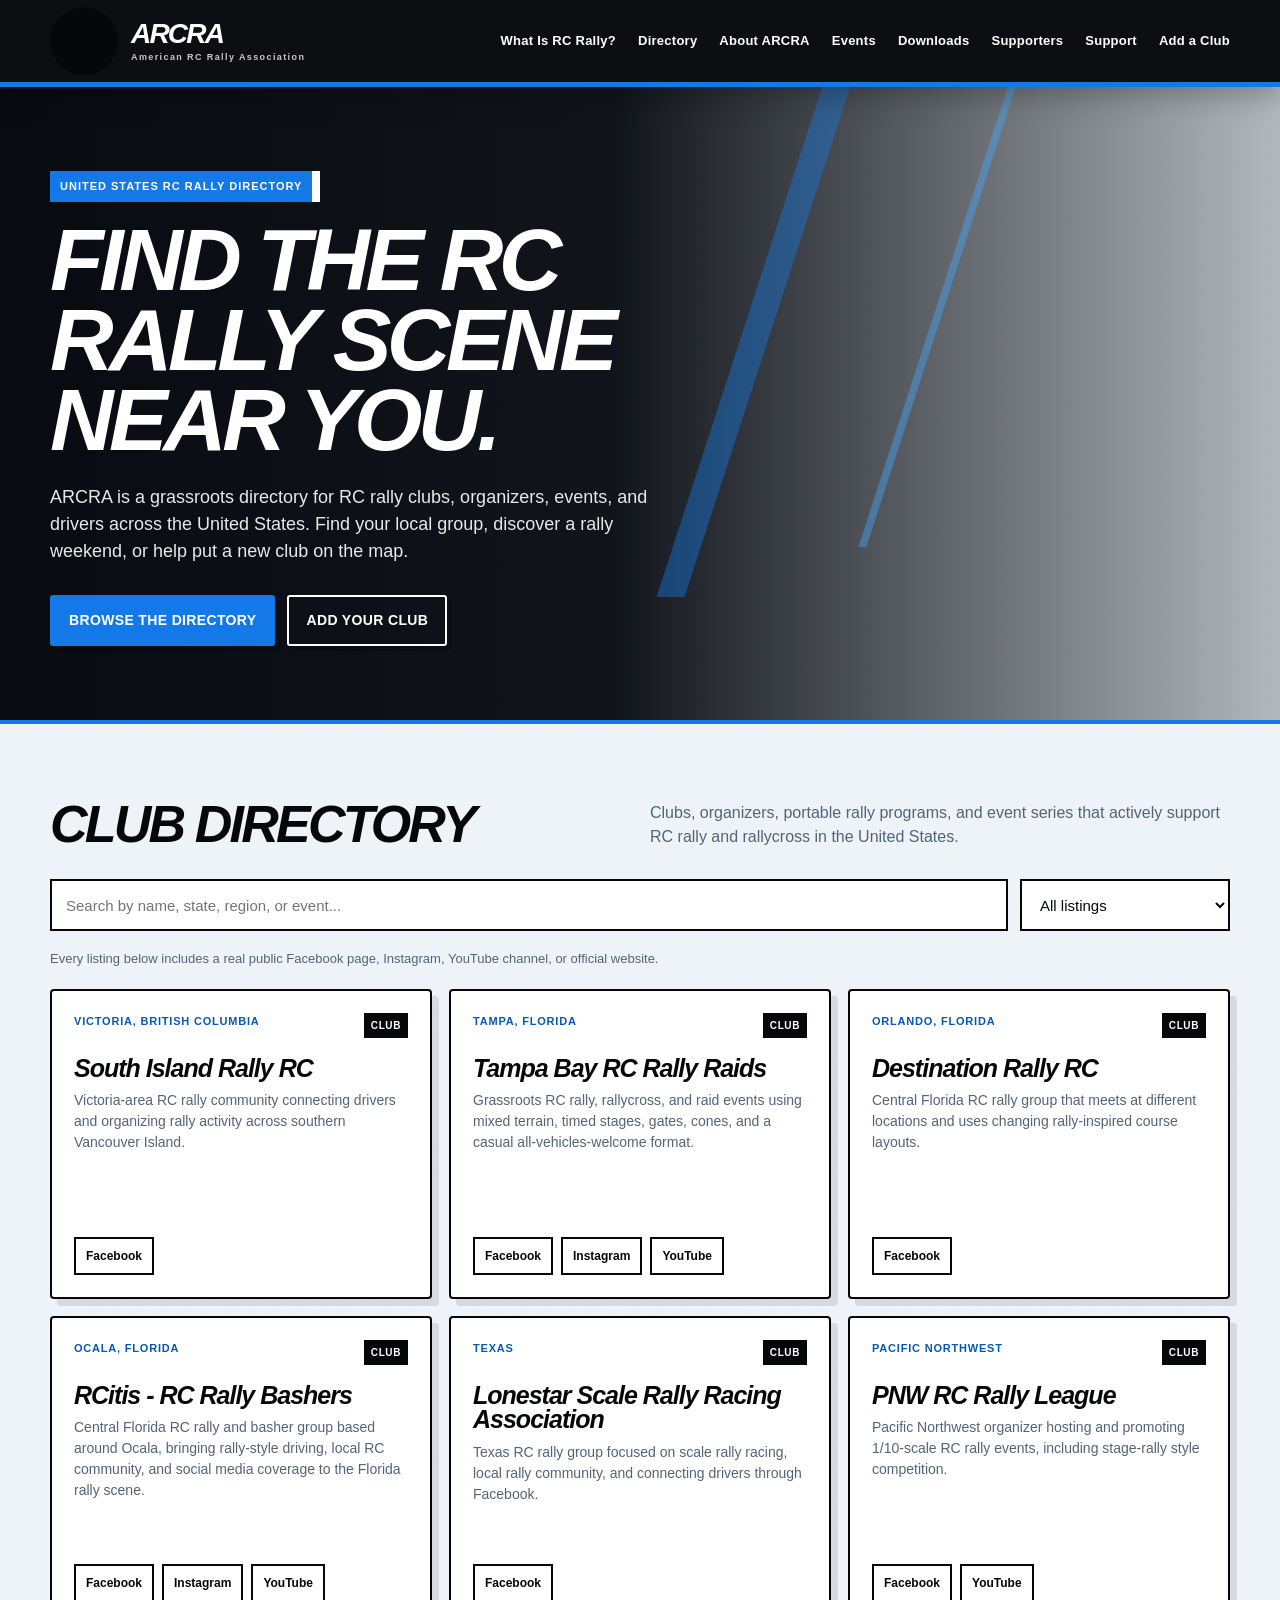
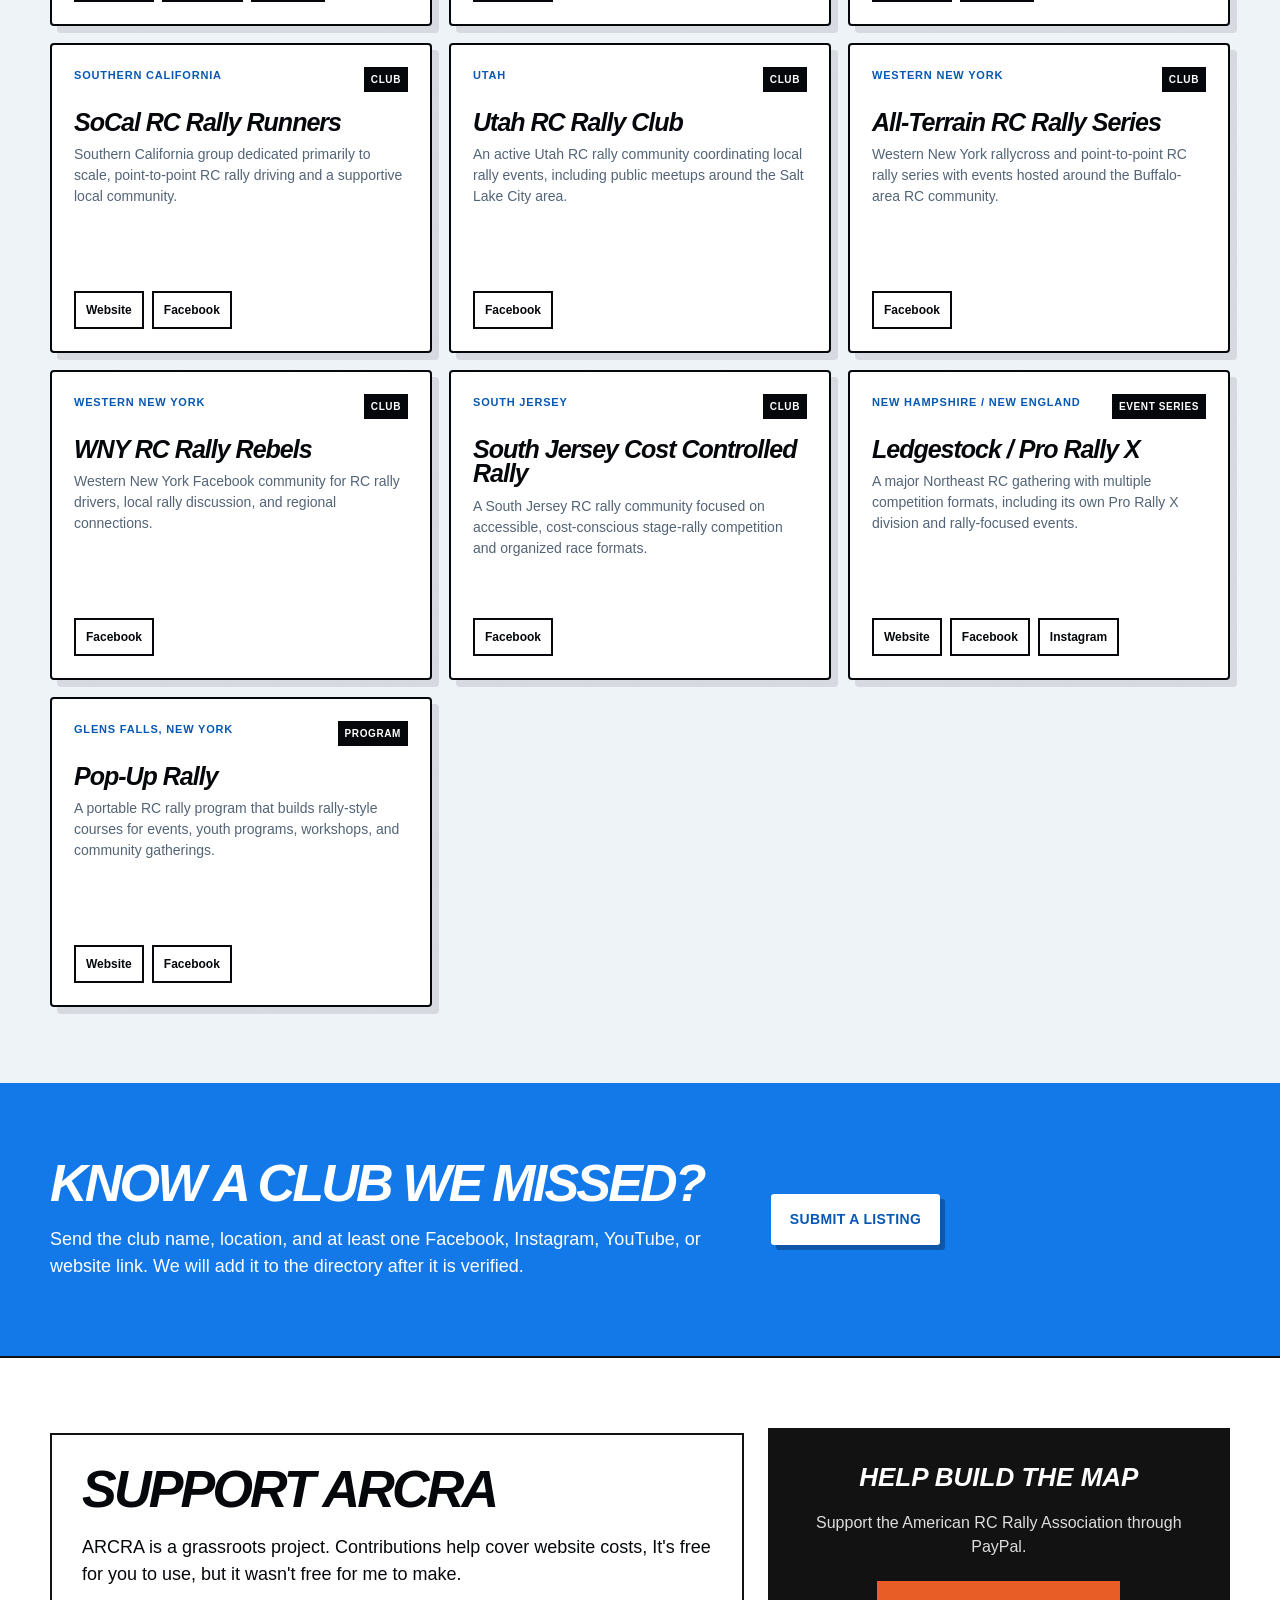
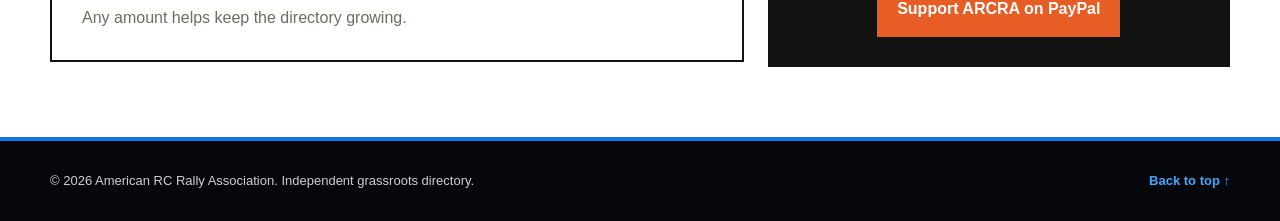
<file: index.html>
<!DOCTYPE html>
<html lang="en">
<head>
  <meta charset="UTF-8" />
  <meta name="viewport" content="width=device-width, initial-scale=1.0" />

  <title>ARCRA | American RC Rally Association</title>

  <meta
    name="description"
    content="ARCRA is a grassroots directory for RC rally clubs, organizers, events, and drivers across the United States."
  />

  <style>
    :root {
      --black: #111211;
      --charcoal: #242622;
      --paper: #f4f1e8;
      --white: #ffffff;
      --orange: #e85d25;
      --orange-dark: #b94316;
      --yellow: #f3c84c;
      --green: #5f7558;
      --line: #d6d0c2;
      --muted: #6f6b62;
      --max-width: 1180px;
    }

    * {
      box-sizing: border-box;
    }

    html {
      scroll-behavior: smooth;
    }

    body {
      margin: 0;
      background: var(--paper);
      color: var(--black);
      font-family: Arial, Helvetica, sans-serif;
      line-height: 1.5;
    }

    a {
      color: inherit;
    }

    .container {
      width: min(var(--max-width), calc(100% - 32px));
      margin: 0 auto;
    }

    /* HEADER */

    header {
      background: var(--black);
      border-bottom: 5px solid var(--orange);
      position: sticky;
      top: 0;
      z-index: 10;
    }

    .topbar {
      min-height: 82px;
      display: flex;
      align-items: center;
      justify-content: space-between;
      gap: 24px;
    }

    .brand {
      display: flex;
      align-items: center;
      gap: 13px;
      text-decoration: none;
      color: var(--white);
    }

    .brand-stripes {
      display: flex;
      align-items: flex-end;
      gap: 4px;
      height: 34px;
      transform: skew(-12deg);
    }

    .brand-stripes span {
      display: block;
      width: 6px;
      background: var(--orange);
    }

    .brand-stripes span:nth-child(1) {
      height: 17px;
    }

    .brand-stripes span:nth-child(2) {
      height: 26px;
      background: var(--yellow);
    }

    .brand-stripes span:nth-child(3) {
      height: 34px;
    }

    .brand-name {
      display: flex;
      flex-direction: column;
      line-height: 1;
    }

    .brand-name strong {
      font-size: 28px;
      letter-spacing: -1.8px;
      font-weight: 900;
    }

    .brand-name small {
      margin-top: 5px;
      color: #c9c9c9;
      font-size: 9px;
      font-weight: 800;
      letter-spacing: 1.4px;
    }

    nav {
      display: flex;
      align-items: center;
      gap: 22px;
      flex-wrap: wrap;
      justify-content: flex-end;
    }

    nav a {
      color: var(--white);
      font-size: 13px;
      font-weight: 800;
      text-decoration: none;
    }

    nav a:hover {
      color: var(--yellow);
    }

    /* HERO */

    .hero {
      overflow: hidden;
      position: relative;
      background: var(--black);
      color: var(--white);
      padding: 84px 0 74px;
    }

    .hero::before {
      content: "";
      position: absolute;
      width: 700px;
      height: 700px;
      right: -290px;
      top: -335px;
      border: 60px solid var(--orange);
      border-radius: 50%;
      opacity: 0.96;
    }

    .hero::after {
      content: "";
      position: absolute;
      width: 480px;
      height: 480px;
      right: -200px;
      top: -220px;
      border: 28px solid var(--yellow);
      border-radius: 50%;
      opacity: 0.95;
    }

    .hero-content {
      position: relative;
      z-index: 1;
      max-width: 800px;
    }

    .eyebrow {
      display: inline-block;
      background: var(--orange);
      color: var(--white);
      padding: 7px 10px;
      font-size: 11px;
      font-weight: 900;
      letter-spacing: 1px;
      text-transform: uppercase;
    }

    h1 {
      margin: 18px 0 0;
      max-width: 780px;
      font-size: clamp(48px, 7.5vw, 88px);
      line-height: 0.91;
      letter-spacing: -4.5px;
      text-transform: uppercase;
    }

    .hero-copy {
      max-width: 635px;
      margin: 24px 0 0;
      color: #e8e8e8;
      font-size: 18px;
    }

    .hero-actions {
      display: flex;
      flex-wrap: wrap;
      gap: 12px;
      margin-top: 30px;
    }

    .button {
      display: inline-block;
      background: var(--orange);
      border: 2px solid var(--orange);
      color: var(--white);
      padding: 13px 17px;
      text-decoration: none;
      font-size: 14px;
      font-weight: 900;
      transition: 0.18s ease;
    }

    .button:hover {
      background: var(--white);
      color: var(--orange);
    }

    .button-outline {
      background: transparent;
      border-color: var(--white);
      color: var(--white);
    }

    .button-outline:hover {
      background: var(--white);
      color: var(--black);
    }

    /* STATS */

    .stats {
      background: var(--yellow);
      border-bottom: 2px solid var(--black);
    }

    .stats-grid {
      display: grid;
      grid-template-columns: repeat(3, 1fr);
    }

    .stat {
      min-height: 125px;
      padding: 25px;
      border-right: 2px solid var(--black);
      display: flex;
      flex-direction: column;
      justify-content: center;
    }

    .stat:last-child {
      border-right: none;
    }

    .stat-number {
      font-size: 42px;
      font-weight: 900;
      line-height: 1;
      letter-spacing: -2px;
    }

    .stat-label {
      margin-top: 6px;
      font-size: 12px;
      font-weight: 900;
      letter-spacing: 0.5px;
      text-transform: uppercase;
    }

    /* SECTIONS */

    section {
      padding: 76px 0;
    }

    .section-heading {
      display: flex;
      gap: 28px;
      align-items: flex-end;
      justify-content: space-between;
      margin-bottom: 30px;
    }

    h2 {
      margin: 0;
      font-size: clamp(32px, 4.5vw, 52px);
      line-height: 0.95;
      letter-spacing: -2.8px;
      text-transform: uppercase;
    }

    .section-heading p {
      margin: 0;
      max-width: 580px;
      color: var(--muted);
      font-size: 16px;
    }

    /* DIRECTORY */

    .directory-tools {
      display: grid;
      grid-template-columns: 1fr 210px;
      gap: 12px;
      margin-bottom: 24px;
    }

    .directory-tools input,
    .directory-tools select {
      width: 100%;
      min-height: 52px;
      border: 2px solid var(--black);
      border-radius: 0;
      background: var(--white);
      color: var(--black);
      padding: 12px 14px;
      font-size: 15px;
      outline: none;
    }

    .directory-tools input:focus,
    .directory-tools select:focus {
      border-color: var(--orange);
      box-shadow: 0 0 0 3px rgba(232, 93, 37, 0.16);
    }

    .directory-note {
      color: var(--muted);
      font-size: 13px;
      margin: -6px 0 20px;
    }

    .club-grid {
      display: grid;
      grid-template-columns: repeat(3, 1fr);
      gap: 17px;
    }

    .club-card {
      background: var(--white);
      border: 2px solid var(--black);
      display: flex;
      flex-direction: column;
      min-height: 310px;
      padding: 22px;
    }

    .club-card.hidden {
      display: none;
    }

    .club-card-top {
      display: flex;
      justify-content: space-between;
      gap: 12px;
      align-items: flex-start;
    }

    .club-region {
      color: var(--orange-dark);
      font-size: 11px;
      font-weight: 900;
      letter-spacing: 0.8px;
      text-transform: uppercase;
    }

    .club-type {
      display: inline-block;
      background: var(--black);
      color: var(--white);
      padding: 5px 7px;
      white-space: nowrap;
      font-size: 10px;
      font-weight: 900;
      letter-spacing: 0.6px;
      text-transform: uppercase;
    }

    .club-card h3 {
      margin: 18px 0 10px;
      font-size: 25px;
      line-height: 0.98;
      letter-spacing: -1px;
    }

    .club-card p {
      margin: 0;
      color: var(--muted);
      font-size: 14px;
    }

    .club-links {
      margin-top: auto;
      padding-top: 20px;
      display: flex;
      gap: 8px;
      flex-wrap: wrap;
    }

    .club-links a {
      border: 2px solid var(--black);
      background: var(--white);
      color: var(--black);
      padding: 8px 10px;
      font-size: 12px;
      font-weight: 900;
      text-decoration: none;
    }

    .club-links a:hover {
      background: var(--orange);
      border-color: var(--orange);
      color: var(--white);
    }

    /* HOW IT WORKS */

    .how-it-works {
      background: var(--green);
      color: var(--white);
    }

    .how-it-works .section-heading p {
      color: #e8eee3;
    }

    .steps {
      display: grid;
      grid-template-columns: repeat(3, 1fr);
      gap: 16px;
    }

    .step {
      border: 2px solid rgba(255, 255, 255, 0.75);
      padding: 24px;
      min-height: 230px;
    }

    .step-number {
      color: var(--yellow);
      font-size: 14px;
      font-weight: 900;
      letter-spacing: 1px;
    }

    .step h3 {
      margin: 28px 0 9px;
      font-size: 27px;
      line-height: 1;
      text-transform: uppercase;
    }

    .step p {
      margin: 0;
      color: #edf1ea;
      font-size: 15px;
    }

    /* ABOUT */

    .about-grid {
      display: grid;
      grid-template-columns: 1.1fr 0.9fr;
      gap: 17px;
    }

    .about-main,
    .about-side {
      border: 2px solid var(--black);
      padding: 30px;
    }

    .about-main {
      background: var(--white);
    }

    .about-main p {
      max-width: 670px;
      margin: 18px 0 0;
      font-size: 18px;
    }

    .about-side {
      background: var(--black);
      color: var(--white);
    }

    .about-side h3 {
      margin: 0 0 12px;
      font-size: 26px;
      line-height: 1;
      text-transform: uppercase;
    }

    .about-side p {
      margin: 0;
      color: #d7d7d7;
      font-size: 15px;
    }

    /* SUBMIT */

    .submit {
      background: var(--orange);
      color: var(--white);
    }

    .submit-grid {
      display: grid;
      grid-template-columns: 1.2fr 0.8fr;
      gap: 32px;
      align-items: center;
    }

    .submit h2 {
      max-width: 700px;
    }

    .submit p {
      max-width: 670px;
      margin: 18px 0 0;
      font-size: 18px;
    }

    .submit .button {
      background: var(--white);
      border-color: var(--white);
      color: var(--orange-dark);
    }

    .submit .button:hover {
      background: var(--black);
      border-color: var(--black);
      color: var(--white);
    }

    /* FOOTER */

    footer {
      background: var(--black);
      color: var(--white);
      padding: 30px 0;
    }

    .footer-row {
      display: flex;
      justify-content: space-between;
      align-items: center;
      gap: 16px;
      flex-wrap: wrap;
    }

    .footer-row p {
      margin: 0;
      color: #cfcfcf;
      font-size: 13px;
    }

    .footer-row a {
      color: var(--yellow);
      font-size: 13px;
      font-weight: 900;
      text-decoration: none;
    }

    /* MOBILE */

    @media (max-width: 900px) {
      .club-grid {
        grid-template-columns: repeat(2, 1fr);
      }

      .about-grid,
      .submit-grid {
        grid-template-columns: 1fr;
      }
    }

    @media (max-width: 650px) {
      .topbar {
        min-height: auto;
        padding: 15px 0;
        align-items: flex-start;
        flex-direction: column;
      }

      nav {
        justify-content: flex-start;
        gap: 15px;
      }

      .hero {
        padding: 65px 0 58px;
      }

      .hero::before {
        width: 430px;
        height: 430px;
        right: -270px;
        top: -190px;
        border-width: 45px;
      }

      .hero::after {
        width: 300px;
        height: 300px;
        right: -185px;
        top: -130px;
      }

      h1 {
        letter-spacing: -2.7px;
      }

      .stats-grid,
      .steps {
        grid-template-columns: 1fr;
      }

      .stat {
        min-height: 100px;
        border-right: none;
        border-bottom: 2px solid var(--black);
      }

      .stat:last-child {
        border-bottom: none;
      }

      .section-heading {
        align-items: flex-start;
        flex-direction: column;
      }

      .directory-tools {
        grid-template-columns: 1fr;
      }

      .club-grid {
        grid-template-columns: 1fr;
      }

      section {
        padding: 58px 0;
      }
    }
  </style>
  <link rel="stylesheet" href="brand-overrides.css" />
</head>

<body>
  <header>
    <div class="container topbar">
      <a class="brand" href="#top" aria-label="ARCRA home">
        <span class="brand-stripes" aria-hidden="true">
          <span></span>
          <span></span>
          <span></span>
        </span>

        <span class="brand-name">
          <strong>ARCRA</strong>
          <small>American RC Rally Association</small>
        </span>
      </a>

      <nav>
        <a href="what-is-rc-rally.html">What Is RC Rally?</a>
        <a href="#directory">Directory</a>
        <a href="about-arcra.html">About ARCRA</a>
        <a href="events.html">Events</a>
        <a href="downloads.html">Downloads</a>
        <a href="supporters.html">Supporters</a>
        <a href="index.html#support">Support</a>
        <a href="#add-a-club">Add a Club</a>
      </nav>
    </div>
  </header>

  <main id="top">
    <section class="hero">
      <div class="container">
        <div class="hero-content">
          <span class="eyebrow">United States RC Rally Directory</span>

          <h1>Find the RC Rally Scene Near You.</h1>

          <p class="hero-copy">
            ARCRA is a grassroots directory for RC rally clubs, organizers,
            events, and drivers across the United States. Find your local group,
            discover a rally weekend, or help put a new club on the map.
          </p>

          <div class="hero-actions">
            <a class="button" href="#directory">Browse the Directory</a>
            <a class="button button-outline" href="#add-a-club">Add Your Club</a>
          </div>
        </div>
      </div>
    </section>

   

    <section id="directory">
      <div class="container">
        <div class="section-heading">
          <h2>Club Directory</h2>

          <p>
            Clubs, organizers, portable rally programs, and event series that
            actively support RC rally and rallycross in the United States.
          </p>
        </div>

        <div class="directory-tools">
          <input
            id="clubSearch"
            type="search"
            placeholder="Search by name, state, region, or event..."
            aria-label="Search the club directory"
          />

          <select id="typeFilter" aria-label="Filter by listing type">
            <option value="">All listings</option>
            <option value="club">Clubs</option>
            <option value="event">Events and series</option>
            <option value="program">Programs</option>
          </select>
        </div>

        <p class="directory-note">
          Every listing below includes a real public Facebook page, Instagram,
          YouTube channel, or official website.
        </p>

        <div class="club-grid" id="clubGrid">
          <article
            class="club-card"
            data-search="south island rally rc victoria british columbia bc canada vancouver island scale rally"
            data-type="club"
          >
            <div class="club-card-top">
              <span class="club-region">Victoria, British Columbia</span>
              <span class="club-type">Club</span>
            </div>

            <h3>South Island Rally RC</h3>

            <p>
              Victoria-area RC rally community connecting drivers and organizing
              rally activity across southern Vancouver Island.
            </p>

            <div class="club-links">
              <a
                href="https://www.facebook.com/groups/1802019760967440"
                target="_blank"
                rel="noopener"
              >Facebook</a>
            </div>
          </article>


          <article
            class="club-card"
            data-search="tampa bay rc rally raids tampa florida southeast grom rally rallycross"
            data-type="club"
          >
            <div class="club-card-top">
              <span class="club-region">Tampa, Florida</span>
              <span class="club-type">Club</span>
            </div>

            <h3>Tampa Bay RC Rally Raids</h3>

            <p>
              Grassroots RC rally, rallycross, and raid events using mixed
              terrain, timed stages, gates, cones, and a casual all-vehicles-welcome format.
            </p>

            <div class="club-links">
              <a
                href="https://www.facebook.com/groups/4247315412250202/"
                target="_blank"
                rel="noopener"
              >Facebook</a>

              <a
                href="https://www.instagram.com/tamparcrallyraids/"
                target="_blank"
                rel="noopener"
              >Instagram</a>

              <a
                href="https://www.youtube.com/@TampaRCRallyRaids"
                target="_blank"
                rel="noopener"
              >YouTube</a>
            </div>
          </article>

<article
            class="club-card"
            data-search="destination rally rc orlando florida central florida point to point stage rally"
            data-type="club"
          >
            <div class="club-card-top">
              <span class="club-region">Orlando, Florida</span>
              <span class="club-type">Club</span>
            </div>

            <h3>Destination Rally RC</h3>

            <p>
              Central Florida RC rally group that meets at different locations and
              uses changing rally-inspired course layouts.
            </p>

            <div class="club-links">
              <a
                href="https://www.facebook.com/groups/1474573080133820/"
                target="_blank"
                rel="noopener"
              >Facebook</a>
            </div>
          </article>

          <article
            class="club-card"
            data-search="rcitis rc rally bashers ocala florida central florida rally bashers instagram youtube facebook"
            data-type="club"
          >
            <div class="club-card-top">
              <span class="club-region">Ocala, Florida</span>
              <span class="club-type">Club</span>
            </div>

            <h3>RCitis - RC Rally Bashers</h3>

            <p>
              Central Florida RC rally and basher group based around Ocala,
              bringing rally-style driving, local RC community, and social media
              coverage to the Florida rally scene.
            </p>

            <div class="club-links">
              <a
                href="https://www.facebook.com/share/g/197ryWZ6Jy/"
                target="_blank"
                rel="noopener"
              >Facebook</a>

              <a
                href="https://www.instagram.com/rcitis/"
                target="_blank"
                rel="noopener"
              >Instagram</a>

              <a
                href="https://www.youtube.com/@RCitis"
                target="_blank"
                rel="noopener"
              >YouTube</a>
            </div>
          </article>

          <article
            class="club-card"
            data-search="lonestar scale rally racing association texas lone star rc rally scale rally racing facebook"
            data-type="club"
          >
            <div class="club-card-top">
              <span class="club-region">Texas</span>
              <span class="club-type">Club</span>
            </div>

            <h3>Lonestar Scale Rally Racing Association</h3>

            <p>
              Texas RC rally group focused on scale rally racing, local rally
              community, and connecting drivers through Facebook.
            </p>

            <div class="club-links">
              <a
                href="https://www.facebook.com/share/g/1DNkNT2bDs/"
                target="_blank"
                rel="noopener"
              >Facebook</a>
            </div>
          </article>

<article
            class="club-card"
            data-search="pnw rc rally league pacific northwest portland oregon washington 1/10 stage rally"
            data-type="club"
          >
            <div class="club-card-top">
              <span class="club-region">Pacific Northwest</span>
              <span class="club-type">Club</span>
            </div>

            <h3>PNW RC Rally League</h3>

            <p>
              Pacific Northwest organizer hosting and promoting 1/10-scale RC
              rally events, including stage-rally style competition.
            </p>

            <div class="club-links">
              <a
                href="https://www.facebook.com/people/PNW-RC-Rally-League/61590664451734/"
                target="_blank"
                rel="noopener"
              >Facebook</a>

              <a
                href="https://www.youtube.com/@nickypdx"
                target="_blank"
                rel="noopener"
              >YouTube</a> 
            </div>
          </article>

<article
            class="club-card"
            data-search="socal rc rally runners southern california point to point scale rally"
            data-type="club"
          >
            <div class="club-card-top">
              <span class="club-region">Southern California</span>
              <span class="club-type">Club</span>
            </div>

            <h3>SoCal RC Rally Runners</h3>

            <p>
              Southern California group dedicated primarily to scale,
              point-to-point RC rally driving and a supportive local community.
            </p>

            <div class="club-links">
                           <a
                href="https://socalrcrallyrunners.com/"
                target="_blank"
                rel="noopener"
              >Website</a>

 <a
                href="https://www.facebook.com/groups/610762142448176/"
                target="_blank"
                rel="noopener"
              >Facebook</a>
            </div>
          </article>

<article
            class="club-card"
            data-search="utah rc rally club salt lake city liberty park mountain west"
            data-type="club"
          >
            <div class="club-card-top">
              <span class="club-region">Utah</span>
              <span class="club-type">Club</span>
            </div>

            <h3>Utah RC Rally Club</h3>

            <p>
              An active Utah RC rally community coordinating local rally events,
              including public meetups around the Salt Lake City area.
            </p>

            <div class="club-links">
              <a
                href="https://www.facebook.com/groups/892783736526622/"
                target="_blank"
                rel="noopener"
              >Facebook</a>
            </div>
          </article>

<article
            class="club-card"
            data-search="all terrain rc rally series western new york buffalo wide open rc point to point rallycross"
            data-type="club"
          >
            <div class="club-card-top">
              <span class="club-region">Western New York</span>
              <span class="club-type">Club</span>
            </div>

            <h3>All-Terrain RC Rally Series</h3>

            <p>
              Western New York rallycross and point-to-point RC rally series
              with events hosted around the Buffalo-area RC community.
            </p>

            <div class="club-links">
              <a
                href="https://www.facebook.com/groups/509547721873706/"
                target="_blank"
                rel="noopener"
              >Facebook</a>
            </div>
          </article>

<article
  class="club-card"
  data-search="wny rc rally rebels western new york buffalo new york facebook rc rally"
  data-type="club"
>
  <div class="club-card-top">
    <span class="club-region">Western New York</span>
    <span class="club-type">Club</span>
  </div>

  <h3>WNY RC Rally Rebels</h3>

  <p>
    Western New York Facebook community for RC rally drivers, local rally
    discussion, and regional connections.
  </p>

  <div class="club-links">
    <a
      href="https://www.facebook.com/groups/wnyrcrallyrebels/"
      target="_blank"
      rel="noopener"
    >Facebook</a>
  </div>
</article>

<article
            class="club-card"
            data-search="south jersey cost controlled rally new jersey philadelphia stage rally affordable"
            data-type="club"
          >
            <div class="club-card-top">
              <span class="club-region">South Jersey</span>
              <span class="club-type">Club</span>
            </div>

            <h3>South Jersey Cost Controlled Rally</h3>

            <p>
              A South Jersey RC rally community focused on accessible,
              cost-conscious stage-rally competition and organized race formats.
            </p>

            <div class="club-links">
              <a
                href="https://www.facebook.com/groups/231646397910839/"
                target="_blank"
                rel="noopener"
              >Facebook</a>
            </div>
          </article>

<article
            class="club-card"
            data-search="ledgestock new hampshire new england pro rally x rallycross event series"
            data-type="event"
          >
            <div class="club-card-top">
              <span class="club-region">New Hampshire / New England</span>
              <span class="club-type">Event Series</span>
            </div>

            <h3>Ledgestock / Pro Rally X</h3>

            <p>
              A major Northeast RC gathering with multiple competition formats,
              including its own Pro Rally X division and rally-focused events.
            </p>

            <div class="club-links">
              <a
                href="https://www.ledgestock.com/"
                target="_blank"
                rel="noopener"
              >Website</a>

              <a
                href="https://www.facebook.com/ledgestock/"
                target="_blank"
                rel="noopener"
              >Facebook</a>

              <a
                href="https://www.instagram.com/ledgestock_official/"
                target="_blank"
                rel="noopener"
              >Instagram</a>
            </div>
          </article>

<article
            class="club-card"
            data-search="pop up rally popuprally glens falls new york youth program portable rally"
            data-type="program"
          >
            <div class="club-card-top">
              <span class="club-region">Glens Falls, New York</span>
              <span class="club-type">Program</span>
            </div>

            <h3>Pop-Up Rally</h3>

            <p>
              A portable RC rally program that builds rally-style courses for
              events, youth programs, workshops, and community gatherings.
            </p>

            <div class="club-links">
              <a
                href="https://www.popuprallyrc.com/"
                target="_blank"
                rel="noopener"
              >Website</a>

              <a
                href="https://www.facebook.com/popuprally/"
                target="_blank"
                rel="noopener"
              >Facebook</a>
            </div>
          </article>

        </div>
      </div>
    </section>

    
    <section class="submit" id="add-a-club">
      <div class="container submit-grid">
        <div>
          <h2>Know a Club We Missed?</h2>

          <p>
            Send the club name, location, and at least one Facebook, Instagram,
            YouTube, or website link. We will add it to the directory after it
            is verified.
          </p>
        </div>

        <div>
          <a
            class="button"
            href="mailto:AmericanRCrallyAssociation@gmail.com?subject=ARCRA%20Directory%20Submission&body=Club%20or%20event%20name%3A%0A%0ALocation%3A%0A%0AFacebook%2C%20Instagram%2C%20YouTube%2C%20or%20website%20link%3A%0A%0AAnything%20else%20people%20should%20know%3A"
          >
            Submit a Listing
          </a>
        </div>
      </div>
    </section>
  </main>

  <section id="support" style="background:#ffffff; padding:70px 0; border-top:2px solid #111211;">
  <div style="width:min(1180px, calc(100% - 32px)); margin:0 auto; display:grid; grid-template-columns:1.2fr 0.8fr; gap:24px; align-items:center;">
    
    <div style="border:2px solid #111211; padding:30px;">
      <h2 style="margin:0; font-size:clamp(32px, 4.5vw, 52px); line-height:.95; letter-spacing:-2.8px; text-transform:uppercase;">
        Support ARCRA
      </h2>

      <p style="font-size:18px; margin:20px 0 0;">
        ARCRA is a grassroots project. Contributions help cover website costs,
        It's free for you to use, but it wasn't free for me to make.
      </p>

      <p style="margin:18px 0 0; color:#6f6b62;">
        Any amount helps keep the directory growing.
      </p>
    </div>

    <div style="background:#111211; color:#ffffff; padding:30px; text-align:center;">
      <h3 style="margin:0 0 14px; font-size:26px; text-transform:uppercase;">
        Help Build the Map
      </h3>

      <p style="margin:0 0 22px; color:#dddddd;">
        Support the American RC Rally Association through PayPal.
      </p>

      <a
        href="https://paypal.me/CodyCarnathan?locale.x=en_US&country.x=US"
        target="_blank"
        rel="noopener"
        style="display:inline-block; background:#e85d25; color:#ffffff; border:2px solid #e85d25; padding:14px 18px; font-weight:900; text-decoration:none;"
      >
        Support ARCRA on PayPal
      </a>
    </div>

  </div>
</section>
  <footer>
    <div class="container footer-row">
      <p>© 2026 American RC Rally Association. Independent grassroots directory.</p>
      <a href="#top">Back to top ↑</a>
    </div>
  </footer>

  <script>
    const searchInput = document.getElementById("clubSearch");
    const typeFilter = document.getElementById("typeFilter");
    const clubCards = document.querySelectorAll(".club-card");

    function filterDirectory() {
      const searchText = searchInput.value.toLowerCase().trim();
      const selectedType = typeFilter.value;

      clubCards.forEach((card) => {
        const searchableText = card.dataset.search.toLowerCase();
        const cardType = card.dataset.type;

        const matchesSearch = searchableText.includes(searchText);
        const matchesType = !selectedType || cardType === selectedType;

        card.classList.toggle("hidden", !(matchesSearch && matchesType));
      });
    }

    searchInput.addEventListener("input", filterDirectory);
    typeFilter.addEventListener("change", filterDirectory);
  </script>
</body>
</html>
</file>
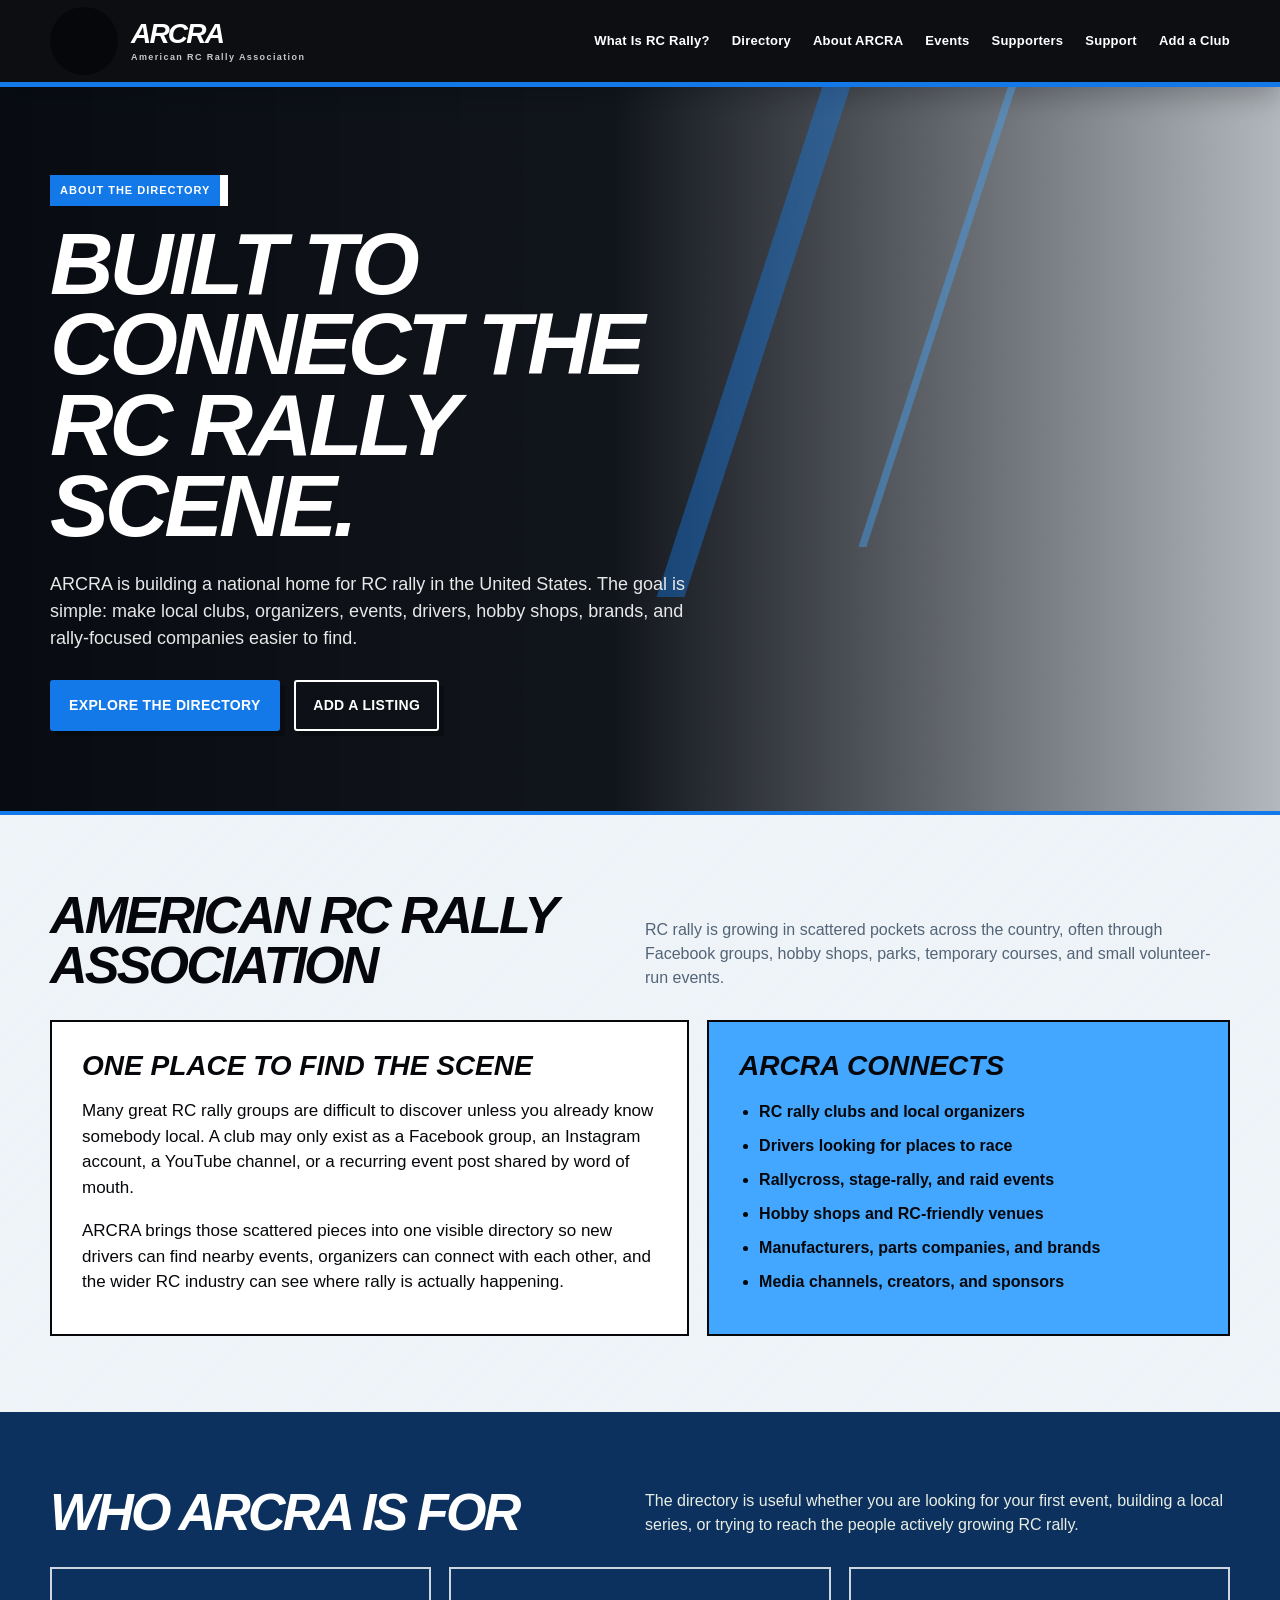
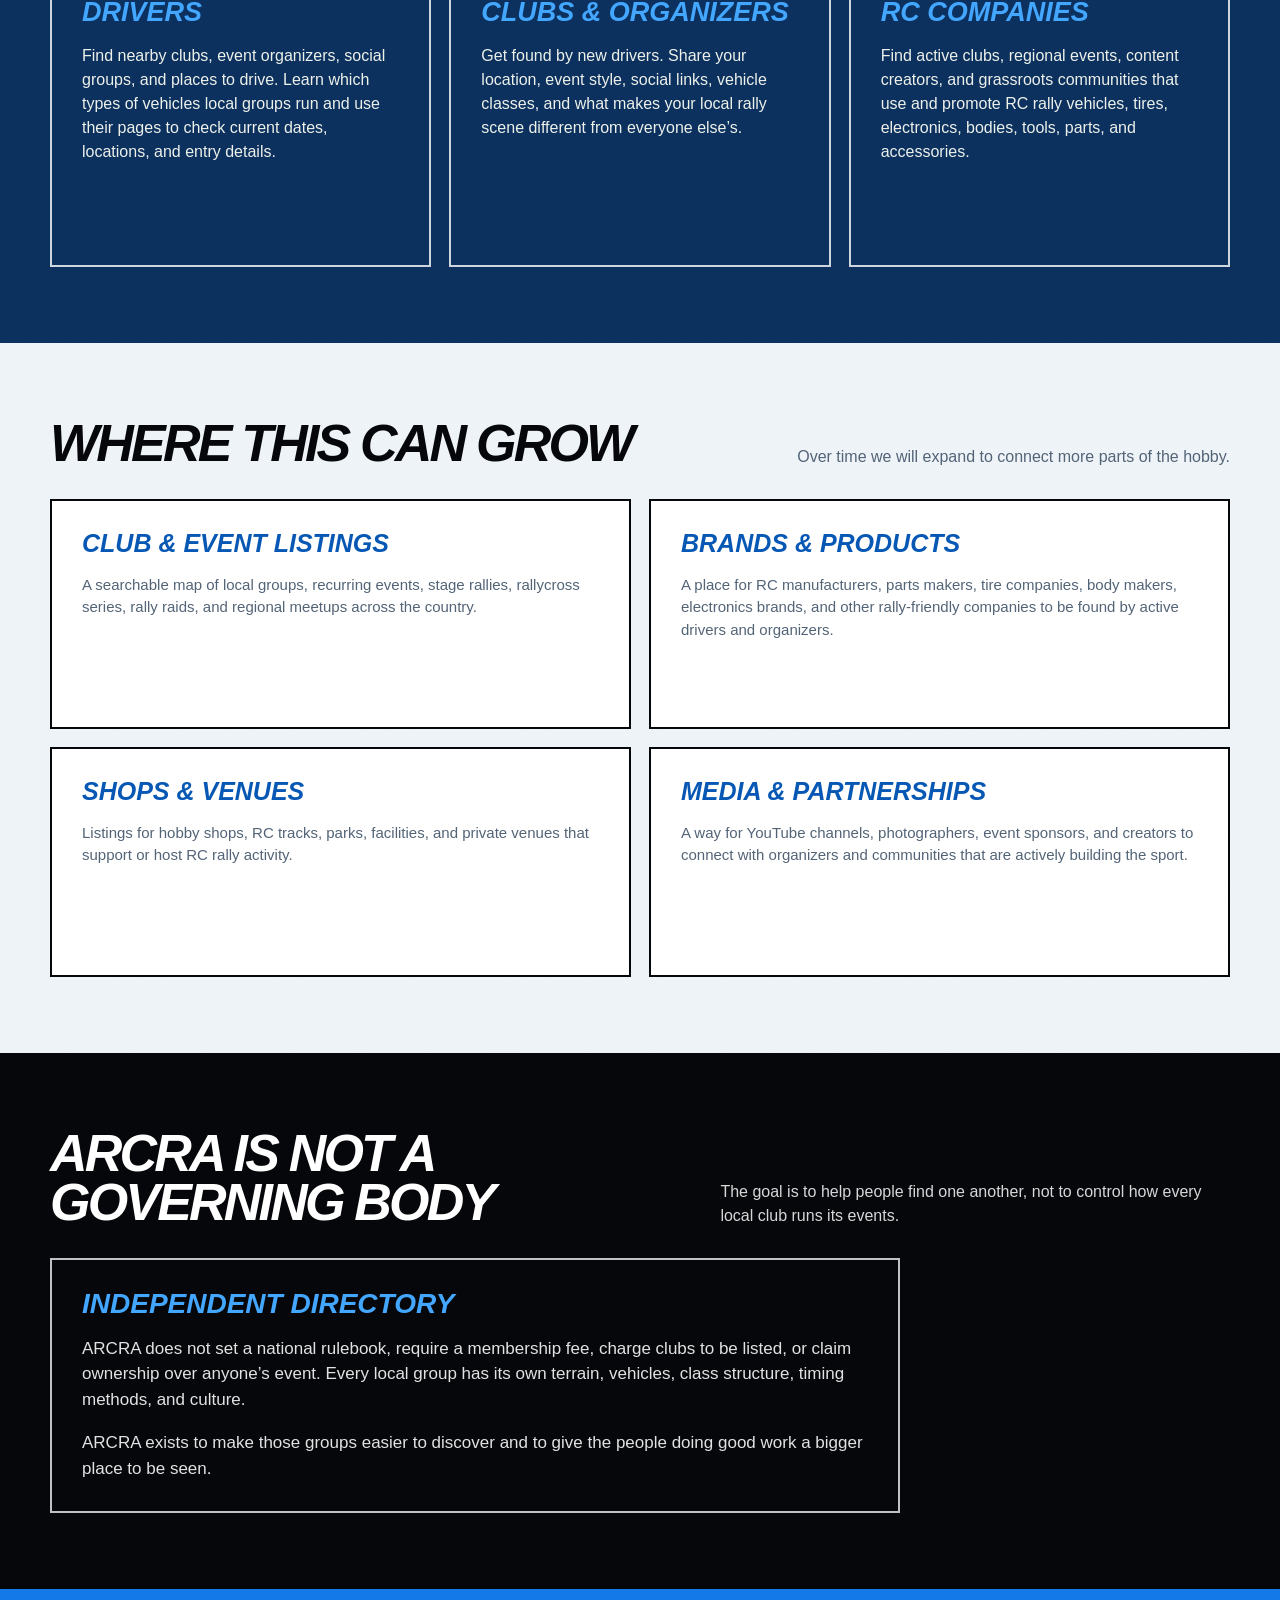
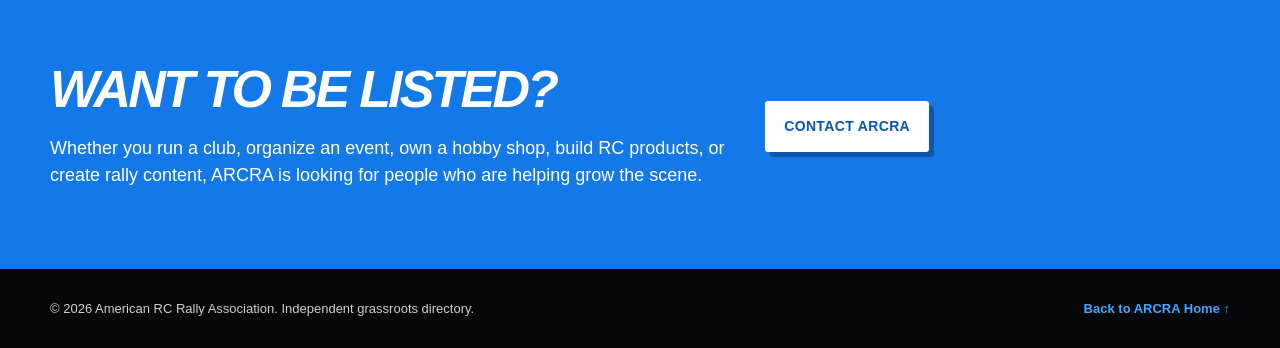
<file: about-arcra.html>
<!DOCTYPE html>
<html lang="en">
<head>
  <meta charset="UTF-8" />
  <meta name="viewport" content="width=device-width, initial-scale=1.0" />

  <title>About ARCRA | American RC Rally Association</title>

  <meta
    name="description"
    content="Learn how ARCRA connects RC rally clubs, organizers, drivers, hobby shops, brands, and event partners across the United States."
  />

  <style>
    :root {
      --black: #111211;
      --paper: #f4f1e8;
      --white: #ffffff;
      --orange: #e85d25;
      --orange-dark: #b94316;
      --yellow: #f3c84c;
      --green: #5f7558;
      --muted: #6f6b62;
      --max-width: 1180px;
    }

    * {
      box-sizing: border-box;
    }

    html {
      scroll-behavior: smooth;
    }

    body {
      margin: 0;
      background: var(--paper);
      color: var(--black);
      font-family: Arial, Helvetica, sans-serif;
      line-height: 1.5;
    }

    a {
      color: inherit;
    }

    .container {
      width: min(var(--max-width), calc(100% - 32px));
      margin: 0 auto;
    }

    header {
      background: var(--black);
      border-bottom: 5px solid var(--orange);
    }

    .topbar {
      min-height: 82px;
      display: flex;
      align-items: center;
      justify-content: space-between;
      gap: 24px;
    }

    .brand {
      display: flex;
      align-items: center;
      gap: 13px;
      color: var(--white);
      text-decoration: none;
    }

    .brand-stripes {
      display: flex;
      align-items: flex-end;
      gap: 4px;
      height: 34px;
      transform: skew(-12deg);
    }

    .brand-stripes span {
      display: block;
      width: 6px;
      background: var(--orange);
    }

    .brand-stripes span:nth-child(1) {
      height: 17px;
    }

    .brand-stripes span:nth-child(2) {
      height: 26px;
      background: var(--yellow);
    }

    .brand-stripes span:nth-child(3) {
      height: 34px;
    }

    .brand-name {
      display: flex;
      flex-direction: column;
      line-height: 1;
    }

    .brand-name strong {
      font-size: 28px;
      font-weight: 900;
      letter-spacing: -1.8px;
    }

    .brand-name small {
      margin-top: 5px;
      color: #c9c9c9;
      font-size: 9px;
      font-weight: 800;
      letter-spacing: 1.4px;
    }

    nav {
      display: flex;
      align-items: center;
      justify-content: flex-end;
      gap: 22px;
      flex-wrap: wrap;
    }

    nav a {
      color: var(--white);
      font-size: 13px;
      font-weight: 800;
      text-decoration: none;
    }

    nav a:hover {
      color: var(--yellow);
    }

    .hero {
      position: relative;
      overflow: hidden;
      background: var(--black);
      color: var(--white);
      padding: 88px 0 80px;
    }

    .hero::before {
      content: "";
      position: absolute;
      width: 650px;
      height: 650px;
      right: -260px;
      top: -305px;
      border: 58px solid var(--orange);
      border-radius: 50%;
    }

    .hero::after {
      content: "";
      position: absolute;
      width: 425px;
      height: 425px;
      right: -168px;
      top: -188px;
      border: 28px solid var(--yellow);
      border-radius: 50%;
    }

    .hero-content {
      position: relative;
      z-index: 1;
      max-width: 860px;
    }

    .eyebrow {
      display: inline-block;
      background: var(--orange);
      padding: 7px 10px;
      font-size: 11px;
      font-weight: 900;
      letter-spacing: 1px;
      text-transform: uppercase;
    }

    h1 {
      margin: 18px 0 0;
      max-width: 820px;
      font-size: clamp(48px, 7vw, 88px);
      line-height: 0.92;
      letter-spacing: -4px;
      text-transform: uppercase;
    }

    .hero-copy {
      max-width: 670px;
      margin: 24px 0 0;
      color: #e8e8e8;
      font-size: 18px;
    }

    .button {
      display: inline-block;
      margin-top: 28px;
      padding: 13px 17px;
      background: var(--orange);
      border: 2px solid var(--orange);
      color: var(--white);
      font-size: 14px;
      font-weight: 900;
      text-decoration: none;
      transition: 0.18s ease;
    }

    .button:hover {
      background: var(--white);
      color: var(--orange);
    }

    .button-outline {
      margin-left: 10px;
      background: transparent;
      border-color: var(--white);
      color: var(--white);
    }

    .button-outline:hover {
      background: var(--white);
      color: var(--black);
    }

    section {
      padding: 76px 0;
    }

    .section-heading {
      display: flex;
      justify-content: space-between;
      align-items: end;
      gap: 28px;
      margin-bottom: 30px;
    }

    h2 {
      margin: 0;
      font-size: clamp(32px, 4.5vw, 52px);
      line-height: 0.95;
      letter-spacing: -2.8px;
      text-transform: uppercase;
    }

    .section-heading p {
      max-width: 585px;
      margin: 0;
      color: var(--muted);
      font-size: 16px;
    }

    .intro-grid,
    .audience-grid,
    .future-grid,
    .cta-grid {
      display: grid;
      gap: 18px;
    }

    .intro-grid {
      grid-template-columns: 1.1fr 0.9fr;
    }

    .intro-main,
    .intro-side,
    .audience-card,
    .future-card,
    .not-card {
      border: 2px solid var(--black);
      padding: 30px;
    }

    .intro-main,
    .audience-card,
    .future-card {
      background: var(--white);
    }

    .intro-main h3,
    .audience-card h3,
    .future-card h3,
    .intro-side h3,
    .not-card h3 {
      margin: 0;
      font-size: 28px;
      line-height: 1;
      text-transform: uppercase;
    }

    .intro-main p,
    .intro-side p,
    .audience-card p,
    .future-card p,
    .not-card p {
      margin: 18px 0 0;
      font-size: 17px;
    }

    .intro-side {
      background: var(--yellow);
    }

    .intro-side ul {
      margin: 20px 0 0;
      padding-left: 20px;
      font-weight: 700;
    }

    .intro-side li {
      margin-bottom: 10px;
    }

    .audience-section {
      background: var(--green);
      color: var(--white);
    }

    .audience-section .section-heading p {
      color: #e8eee3;
    }

    .audience-grid {
      grid-template-columns: repeat(3, 1fr);
    }

    .audience-card {
      min-height: 300px;
      background: transparent;
      border-color: rgba(255, 255, 255, 0.8);
    }

    .audience-card h3 {
      color: var(--yellow);
      font-size: 27px;
    }

    .audience-card p {
      color: #edf1ea;
      font-size: 16px;
    }

    .future-grid {
      grid-template-columns: repeat(2, 1fr);
    }

    .future-card {
      min-height: 230px;
    }

    .future-card h3 {
      color: var(--orange-dark);
      font-size: 25px;
    }

    .future-card p {
      color: var(--muted);
      font-size: 15px;
    }

    .not-section {
      background: var(--black);
      color: var(--white);
    }

    .not-section .section-heading p {
      color: #d7d7d7;
    }

    .not-card {
      border-color: rgba(255, 255, 255, 0.75);
      max-width: 850px;
    }

    .not-card h3 {
      color: var(--yellow);
    }

    .not-card p {
      color: #e2e2e2;
    }

    .cta {
      background: var(--orange);
      color: var(--white);
    }

    .cta-grid {
      grid-template-columns: 1.2fr 0.8fr;
      align-items: center;
    }

    .cta p {
      max-width: 680px;
      margin: 20px 0 0;
      font-size: 18px;
    }

    .cta .button {
      margin-top: 0;
      background: var(--white);
      border-color: var(--white);
      color: var(--orange-dark);
    }

    .cta .button:hover {
      background: var(--black);
      border-color: var(--black);
      color: var(--white);
    }

    footer {
      background: var(--black);
      color: var(--white);
      padding: 30px 0;
    }

    .footer-row {
      display: flex;
      justify-content: space-between;
      align-items: center;
      gap: 16px;
      flex-wrap: wrap;
    }

    .footer-row p {
      margin: 0;
      color: #cfcfcf;
      font-size: 13px;
    }

    .footer-row a {
      color: var(--yellow);
      font-size: 13px;
      font-weight: 900;
      text-decoration: none;
    }

    @media (max-width: 900px) {
      .intro-grid,
      .cta-grid,
      .audience-grid,
      .future-grid {
        grid-template-columns: 1fr;
      }
    }

    @media (max-width: 650px) {
      .topbar {
        min-height: auto;
        padding: 15px 0;
        flex-direction: column;
        align-items: flex-start;
      }

      nav {
        justify-content: flex-start;
        gap: 15px;
      }

      .hero {
        padding: 64px 0 58px;
      }

      .hero::before {
        width: 420px;
        height: 420px;
        right: -260px;
        top: -185px;
        border-width: 45px;
      }

      .hero::after {
        width: 290px;
        height: 290px;
        right: -178px;
        top: -125px;
      }

      h1 {
        letter-spacing: -2.8px;
      }

      .section-heading {
        flex-direction: column;
        align-items: flex-start;
      }

      .button-outline {
        margin-left: 0;
      }

      section {
        padding: 58px 0;
      }
    }
  </style>
  <link rel="stylesheet" href="brand-overrides.css" />
</head>

<body>
  <header>
    <div class="container topbar">
      <a class="brand" href="index.html" aria-label="ARCRA home">
        <span class="brand-stripes" aria-hidden="true">
          <span></span>
          <span></span>
          <span></span>
        </span>

        <span class="brand-name">
          <strong>ARCRA</strong>
          <small>American RC Rally Association</small>
        </span>
      </a>

      <nav>
        <a href="what-is-rc-rally.html">What Is RC Rally?</a>
        <a href="index.html#directory">Directory</a>
        <a href="about-arcra.html">About ARCRA</a>
        <a href="events.html">Events</a>
        <a href="supporters.html">Supporters</a>
        <a href="index.html#support">Support</a>
        <a href="index.html#add-a-club">Add a Club</a>
      </nav>
    </div>
  </header>

  <main>
    <section class="hero">
      <div class="container">
        <div class="hero-content">
          <span class="eyebrow">About the Directory</span>

          <h1>Built to Connect the RC Rally Scene.</h1>

          <p class="hero-copy">
            ARCRA is building a national home for RC rally in the United States.
            The goal is simple: make local clubs, organizers, events, drivers,
            hobby shops, brands, and rally-focused companies easier to find.
          </p>

          <a class="button" href="index.html#directory">Explore the Directory</a>
          <a class="button button-outline" href="index.html#add-a-club">Add a Listing</a>
        </div>
      </div>
    </section>

    <section>
      <div class="container">
        <div class="section-heading">
          <h2>American RC Rally Association</h2>

          <p>
            RC rally is growing in scattered pockets across the country, often
            through Facebook groups, hobby shops, parks, temporary courses, and
            small volunteer-run events.
          </p>
        </div>

        <div class="intro-grid">
          <div class="intro-main">
            <h3>One Place to Find the Scene</h3>

            <p>
              Many great RC rally groups are difficult to discover unless you
              already know somebody local. A club may only exist as a Facebook
              group, an Instagram account, a YouTube channel, or a recurring
              event post shared by word of mouth.
            </p>

            <p>
              ARCRA brings those scattered pieces into one visible directory so
              new drivers can find nearby events, organizers can connect with
              each other, and the wider RC industry can see where rally is
              actually happening.
            </p>
          </div>

          <aside class="intro-side">
            <h3>ARCRA Connects</h3>

            <ul>
              <li>RC rally clubs and local organizers</li>
              <li>Drivers looking for places to race</li>
              <li>Rallycross, stage-rally, and raid events</li>
              <li>Hobby shops and RC-friendly venues</li>
              <li>Manufacturers, parts companies, and brands</li>
              <li>Media channels, creators, and sponsors</li>
            </ul>
          </aside>
        </div>
      </div>
    </section>

    <section class="audience-section">
      <div class="container">
        <div class="section-heading">
          <h2>Who ARCRA Is For</h2>

          <p>
            The directory is useful whether you are looking for your first event,
            building a local series, or trying to reach the people actively
            growing RC rally.
          </p>
        </div>

        <div class="audience-grid">
          <article class="audience-card">
            <h3>Drivers</h3>

            <p>
              Find nearby clubs, event organizers, social groups, and places to
              drive. Learn which types of vehicles local groups run and use their
              pages to check current dates, locations, and entry details.
            </p>
          </article>

          <article class="audience-card">
            <h3>Clubs & Organizers</h3>

            <p>
              Get found by new drivers. Share your location, event style, social
              links, vehicle classes, and what makes your local rally scene
              different from everyone else’s.
            </p>
          </article>

          <article class="audience-card">
            <h3>RC Companies</h3>

            <p>
              Find active clubs, regional events, content creators, and
              grassroots communities that use and promote RC rally vehicles,
              tires, electronics, bodies, tools, parts, and accessories.
            </p>
          </article>
        </div>
      </div>
    </section>

    <section>
      <div class="container">
        <div class="section-heading">
          <h2>Where This Can Grow</h2>

          <p>
            Over time we will expand to connect more parts of the hobby.
          </p>
        </div>

        <div class="future-grid">
          <article class="future-card">
            <h3>Club & Event Listings</h3>

            <p>
              A searchable map of local groups, recurring events, stage rallies,
              rallycross series, rally raids, and regional meetups across the
              country.
            </p>
          </article>

          <article class="future-card">
            <h3>Brands & Products</h3>

            <p>
              A place for RC manufacturers, parts makers, tire companies, body
              makers, electronics brands, and other rally-friendly companies to
              be found by active drivers and organizers.
            </p>
          </article>

          <article class="future-card">
            <h3>Shops & Venues</h3>

            <p>
              Listings for hobby shops, RC tracks, parks, facilities, and private
              venues that support or host RC rally activity.
            </p>
          </article>

          <article class="future-card">
            <h3>Media & Partnerships</h3>

            <p>
              A way for YouTube channels, photographers, event sponsors, and
              creators to connect with organizers and communities that are
              actively building the sport.
            </p>
          </article>
        </div>
      </div>
    </section>

    <section class="not-section">
      <div class="container">
        <div class="section-heading">
          <h2>ARCRA is not a governing body</h2>

          <p>
            The goal is to help people find one another, not to control how every
            local club runs its events.
          </p>
        </div>

        <div class="not-card">
          <h3> Independent Directory</h3>

          <p>
            ARCRA does not set a national rulebook, require a membership fee,
            charge clubs to be listed, or claim ownership over anyone’s event.
            Every local group has its own terrain, vehicles, class structure,
            timing methods, and culture.
          </p>

          <p>
            ARCRA exists to make those groups easier to discover and to give the
            people doing good work a bigger place to be seen.
          </p>
        </div>
      </div>
    </section>

    <section class="cta">
      <div class="container cta-grid">
        <div>
          <h2>Want to Be Listed?</h2>

          <p>
            Whether you run a club, organize an event, own a hobby shop, build
            RC products, or create rally content, ARCRA is looking for people
            who are helping grow the scene.
          </p>
        </div>

        <div>
          <a
            class="button"
            href="mailto:americanrcrallyassociation@gmail.com?subject=ARCRA%20Listing%20Request"
          >
            Contact ARCRA
          </a>
        </div>
      </div>
    </section>
  </main>

  <footer>
    <div class="container footer-row">
      <p>© 2026 American RC Rally Association. Independent grassroots directory.</p>
      <a href="index.html">Back to ARCRA Home ↑</a>
    </div>
  </footer>
</body>
</html>
</file>
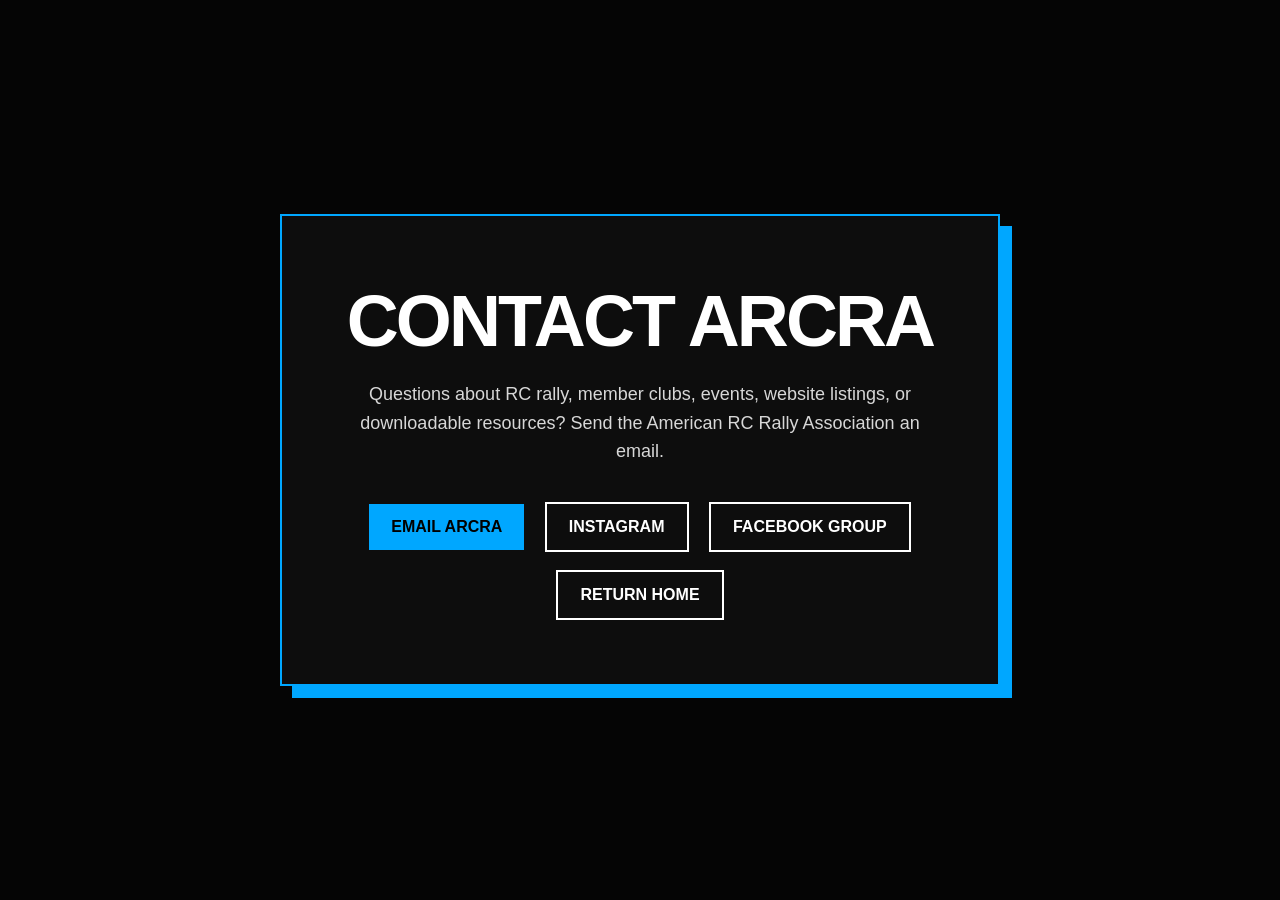
<file: contact.html>
<!doctype html>
<html lang="en">
<head>
  <meta charset="utf-8" />
  <meta name="viewport" content="width=device-width, initial-scale=1" />
  <title>Contact ARCRA | American RC Rally Association</title>
  <meta name="description" content="Contact the American RC Rally Association." />
  <style>
    :root { --blue:#00a7ff; --black:#050505; --white:#fff; }
    * { box-sizing:border-box; }
    body { margin:0; min-height:100vh; background:var(--black); color:var(--white); font-family:Arial,Helvetica,sans-serif; display:grid; place-items:center; padding:24px; }
    main { width:min(720px,100%); border:2px solid var(--blue); padding:clamp(28px,6vw,64px); text-align:center; background:#0d0d0d; box-shadow:12px 12px 0 var(--blue); }
    h1 { margin:0 0 16px; font-size:clamp(42px,8vw,72px); text-transform:uppercase; letter-spacing:-.04em; }
    p { color:#d7d7d7; font-size:18px; line-height:1.6; }
    .button { display:inline-block; margin:18px 8px 0; padding:14px 22px; color:#000; background:var(--blue); font-weight:800; text-decoration:none; text-transform:uppercase; }
    .secondary { color:#fff; background:transparent; border:2px solid #fff; }
  </style>
</head>
<body>
  <main>
    <h1>Contact ARCRA</h1>
    <p>Questions about RC rally, member clubs, events, website listings, or downloadable resources? Send the American RC Rally Association an email.</p>
    <a class="button" href="mailto:americanrcrallyassociation@gmail.com?subject=ARCRA%20Website%20Contact">Email ARCRA</a>
       <a class="button secondary" href="https://www.instagram.com/americanrcrallyassociation" target="_blank" rel="noopener">Instagram</a>
    <a class="button secondary" href="https://www.facebook.com/groups/1054680707452890" target="_blank" rel="noopener">Facebook Group</a>
 <a class="button secondary" href="index.html">Return Home</a>
  </main>
</body>
</html>
</file>
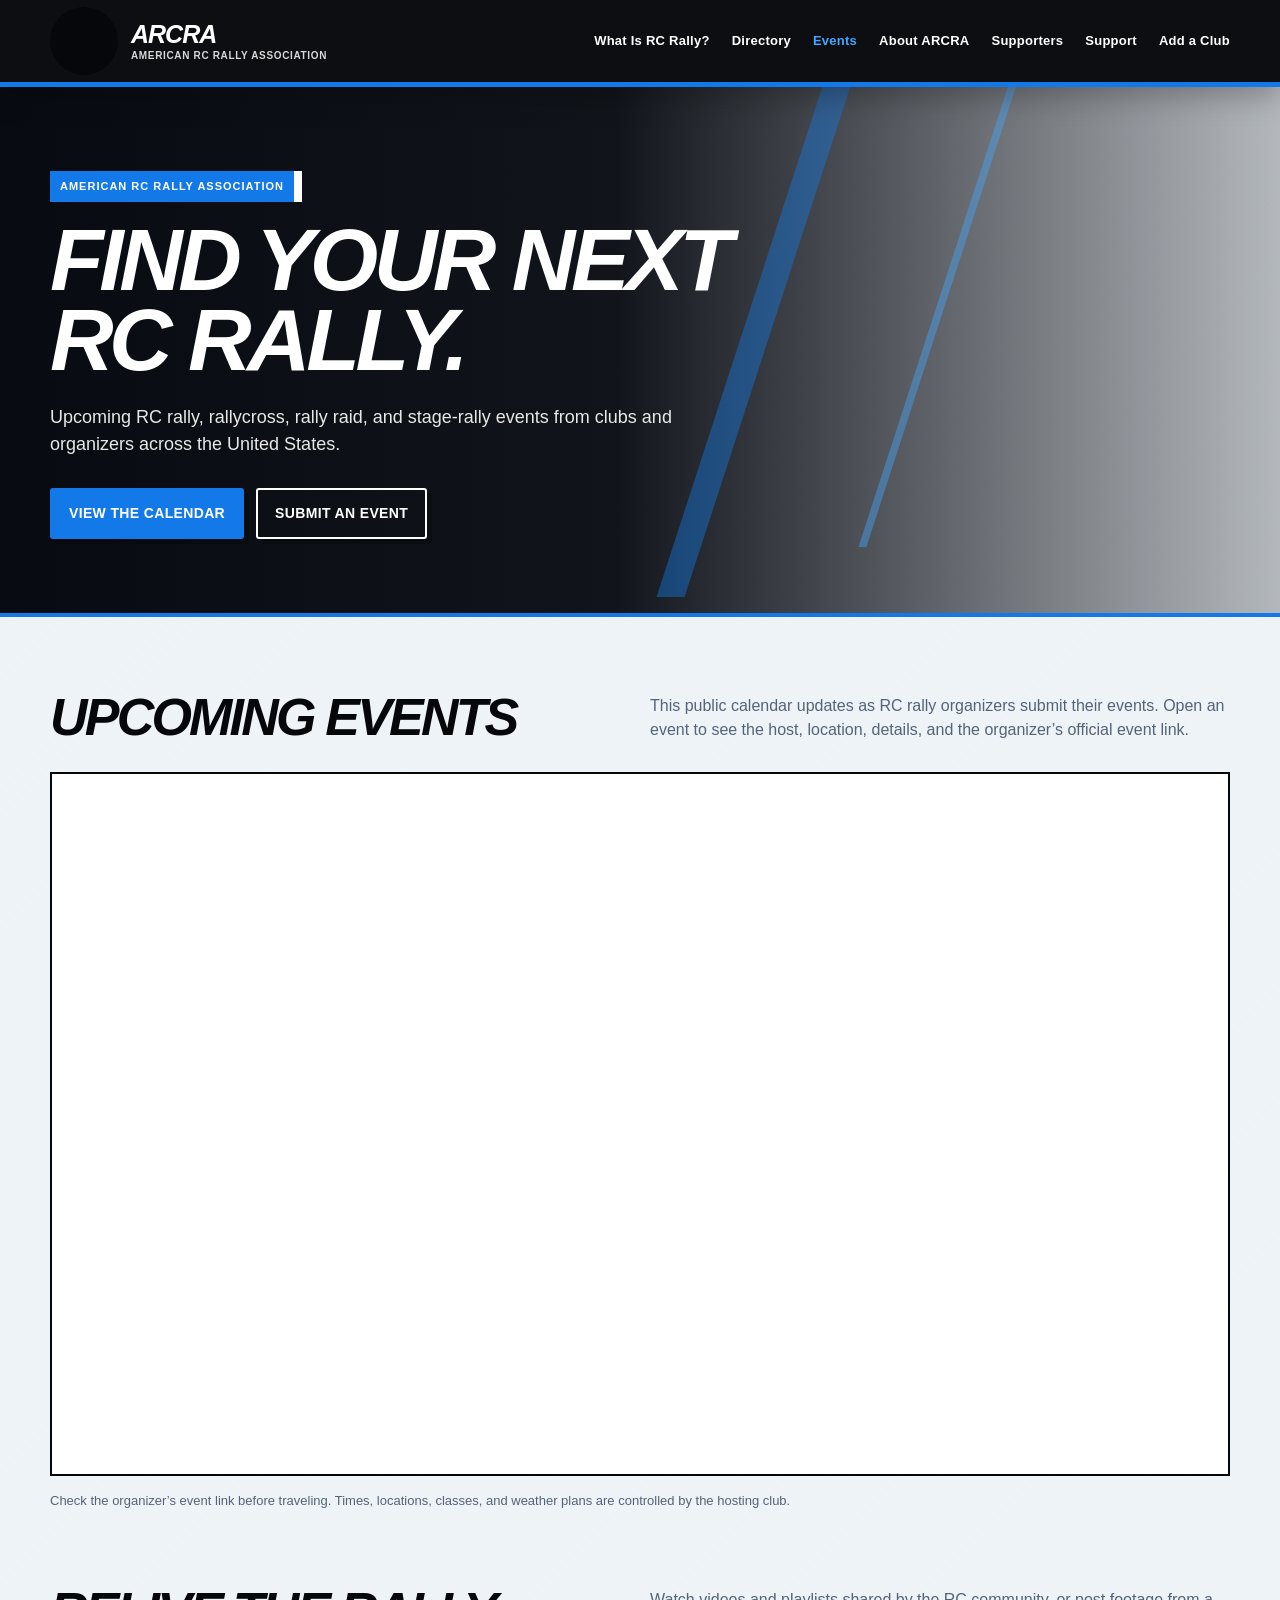
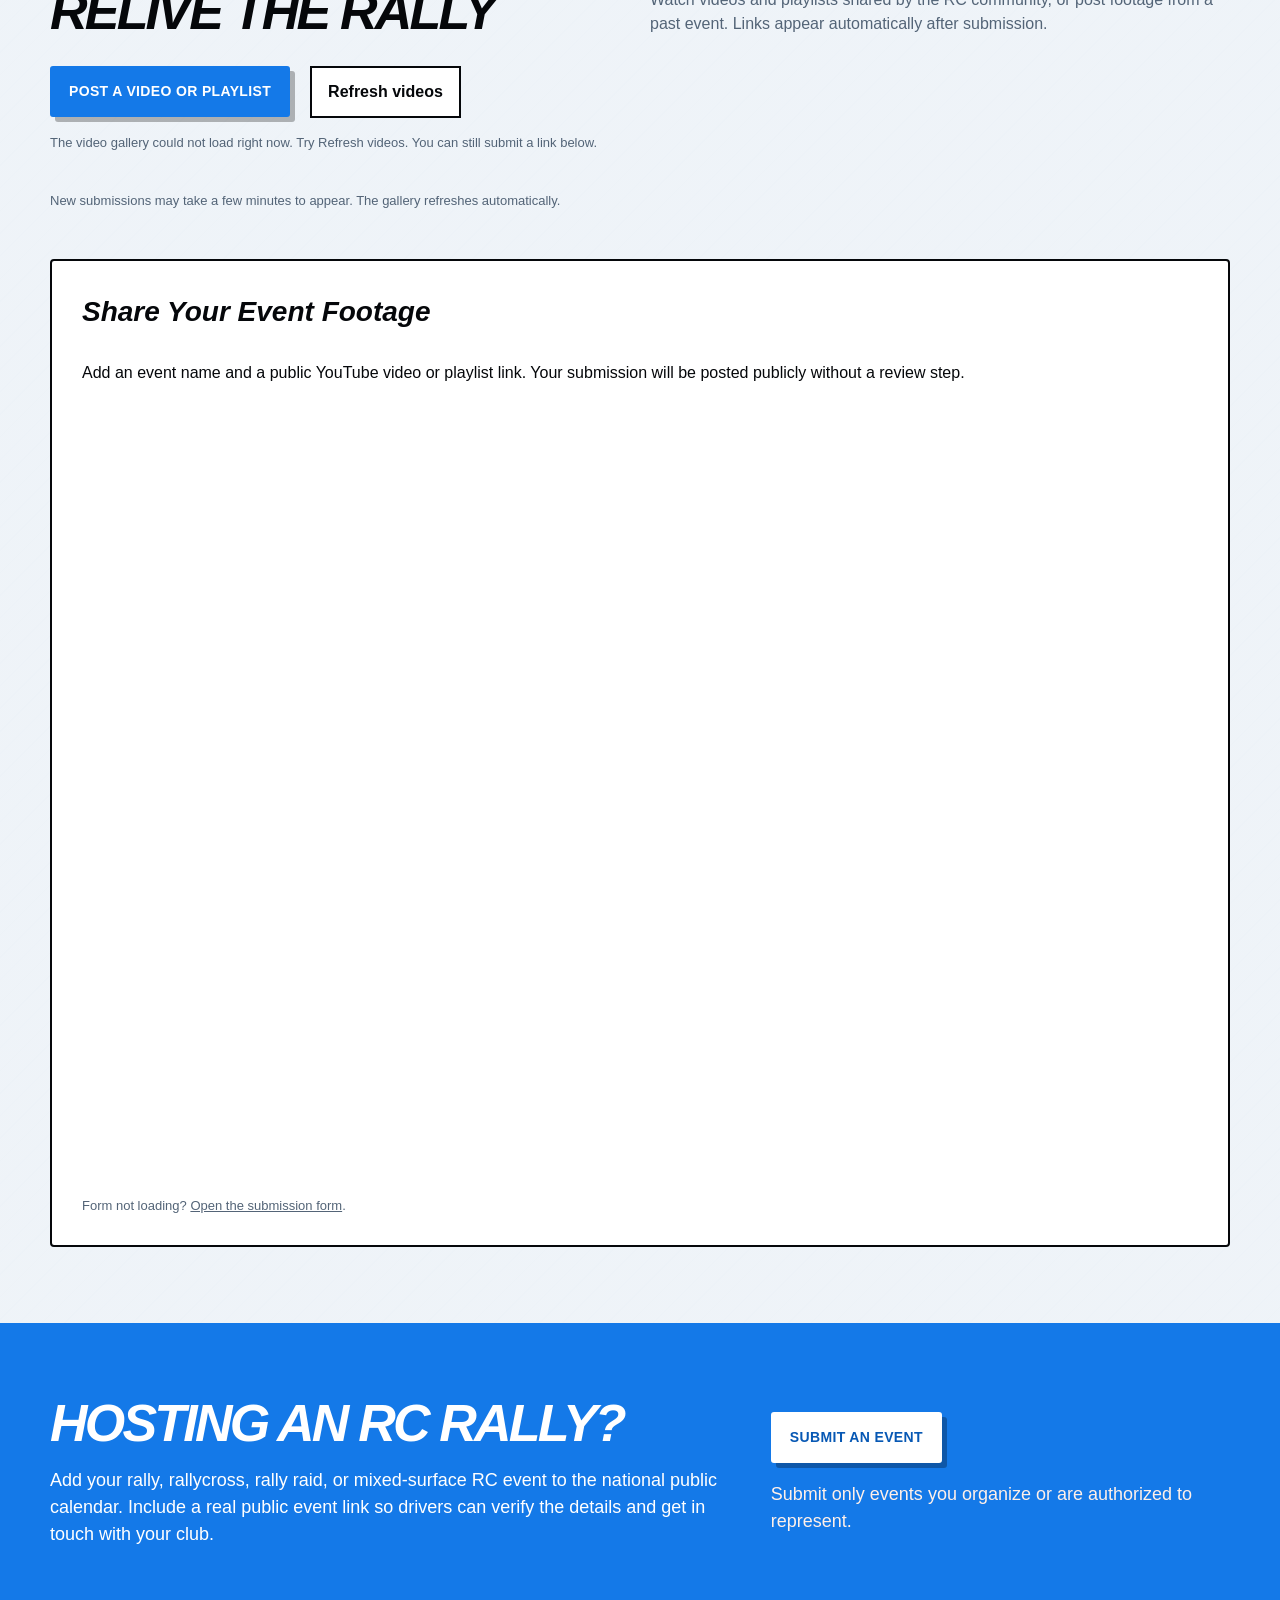
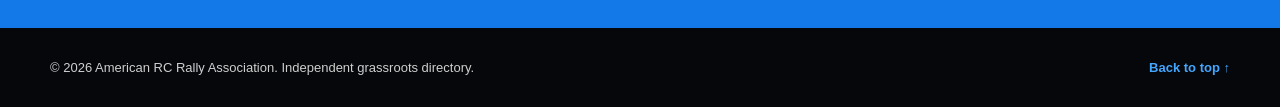
<file: events.html>
<!DOCTYPE html>
<html lang="en">
<head>
  <meta charset="UTF-8" />
  <meta name="viewport" content="width=device-width, initial-scale=1.0" />

  <title>RC Rally Events | ARCRA</title>

  <meta
    name="description"
    content="Find upcoming RC rally, rallycross, rally raid, and stage rally events across the United States with the American RC Rally Association."
  />

  <style>
    :root {
      --black: #111211;
      --charcoal: #242622;
      --paper: #f4f1e8;
      --white: #ffffff;
      --orange: #e85d25;
      --orange-dark: #b94316;
      --yellow: #f3c84c;
      --green: #5f7558;
      --muted: #6f6b62;
      --max-width: 1180px;
    }

    * {
      box-sizing: border-box;
    }

    html {
      scroll-behavior: smooth;
    }

    body {
      margin: 0;
      background: var(--paper);
      color: var(--black);
      font-family: Arial, Helvetica, sans-serif;
      line-height: 1.5;
    }

    a {
      color: inherit;
    }

    .container {
      width: min(var(--max-width), calc(100% - 32px));
      margin: 0 auto;
    }

    header {
      position: sticky;
      top: 0;
      z-index: 10;
      background: var(--black);
      border-bottom: 5px solid var(--orange);
    }

    .topbar {
      min-height: 82px;
      display: flex;
      align-items: center;
      justify-content: space-between;
      gap: 24px;
    }

    .brand {
      display: flex;
      align-items: center;
      gap: 13px;
      color: var(--white);
      text-decoration: none;
    }

    .brand-stripes {
      display: flex;
      align-items: flex-end;
      gap: 4px;
      height: 34px;
      transform: skew(-12deg);
    }

    .brand-stripes span {
      display: block;
      width: 6px;
      background: var(--orange);
    }

    .brand-stripes span:nth-child(1) {
      height: 16px;
    }

    .brand-stripes span:nth-child(2) {
      height: 25px;
    }

    .brand-stripes span:nth-child(3) {
      height: 34px;
    }

    .brand-name {
      display: flex;
      flex-direction: column;
      line-height: 1;
    }

    .brand-name strong {
      font-size: 25px;
      letter-spacing: -1px;
    }

    .brand-name small {
      margin-top: 4px;
      color: #d8d8d8;
      font-size: 10px;
      font-weight: 800;
      letter-spacing: 0.65px;
      text-transform: uppercase;
    }

    nav {
      display: flex;
      align-items: center;
      justify-content: flex-end;
      gap: 22px;
      flex-wrap: wrap;
    }

    nav a {
      color: var(--white);
      font-size: 13px;
      font-weight: 800;
      text-decoration: none;
    }

    nav a:hover,
    nav a.active {
      color: var(--yellow);
    }

    .hero {
      position: relative;
      overflow: hidden;
      background: var(--black);
      color: var(--white);
      padding: 84px 0 74px;
    }

    .hero::before {
      content: "";
      position: absolute;
      width: 700px;
      height: 700px;
      right: -290px;
      top: -335px;
      border: 60px solid var(--orange);
      border-radius: 50%;
    }

    .hero::after {
      content: "";
      position: absolute;
      width: 480px;
      height: 480px;
      right: -200px;
      top: -220px;
      border: 28px solid var(--yellow);
      border-radius: 50%;
    }

    .hero-content {
      position: relative;
      z-index: 1;
      max-width: 800px;
    }

    .eyebrow {
      display: inline-block;
      background: var(--orange);
      color: var(--white);
      padding: 7px 10px;
      font-size: 11px;
      font-weight: 900;
      letter-spacing: 1px;
      text-transform: uppercase;
    }

    h1 {
      margin: 18px 0 0;
      max-width: 780px;
      font-size: clamp(48px, 7.5vw, 88px);
      line-height: 0.91;
      letter-spacing: -4.5px;
      text-transform: uppercase;
    }

    .hero-copy {
      max-width: 650px;
      margin: 24px 0 0;
      color: #e8e8e8;
      font-size: 18px;
    }

    .hero-actions {
      display: flex;
      flex-wrap: wrap;
      gap: 12px;
      margin-top: 30px;
    }

    .button {
      display: inline-block;
      background: var(--orange);
      border: 2px solid var(--orange);
      color: var(--white);
      padding: 13px 17px;
      font-size: 14px;
      font-weight: 900;
      text-decoration: none;
      transition: 0.18s ease;
    }

    .button:hover {
      background: var(--white);
      color: var(--orange);
    }

    .button-outline {
      background: transparent;
      border-color: var(--white);
      color: var(--white);
    }

    .button-outline:hover {
      background: var(--white);
      color: var(--black);
    }

    .stats {
      background: var(--yellow);
      border-bottom: 2px solid var(--black);
    }

    .stats-grid {
      display: grid;
      grid-template-columns: repeat(3, 1fr);
    }

    .stat {
      min-height: 125px;
      padding: 25px;
      border-right: 2px solid var(--black);
      display: flex;
      flex-direction: column;
      justify-content: center;
    }

    .stat:last-child {
      border-right: none;
    }

    .stat-number {
      font-size: 33px;
      font-weight: 900;
      line-height: 1;
      letter-spacing: -1.5px;
      text-transform: uppercase;
    }

    .stat-label {
      margin-top: 7px;
      font-size: 12px;
      font-weight: 900;
      letter-spacing: 0.5px;
      text-transform: uppercase;
    }

    section {
      padding: 76px 0;
    }

    .section-heading {
      display: flex;
      gap: 28px;
      align-items: flex-end;
      justify-content: space-between;
      margin-bottom: 30px;
    }

    h2 {
      margin: 0;
      font-size: clamp(32px, 4.5vw, 52px);
      line-height: 0.95;
      letter-spacing: -2.8px;
      text-transform: uppercase;
    }

    .section-heading p {
      max-width: 580px;
      margin: 0;
      color: var(--muted);
      font-size: 16px;
    }

    .calendar-shell {
      background: var(--white);
      border: 2px solid var(--black);
      overflow: hidden;
    }

    .calendar-shell iframe {
      display: block;
      width: 100%;
      min-height: 700px;
      border: 0;
    }

    .calendar-note {
      margin: 15px 0 0;
      color: var(--muted);
      font-size: 13px;
    }

    .how-it-works {
      background: var(--green);
      color: var(--white);
    }

    .how-it-works .section-heading p {
      color: #e8eee3;
    }

    .steps {
      display: grid;
      grid-template-columns: repeat(3, 1fr);
      gap: 16px;
    }

    .step {
      min-height: 230px;
      padding: 24px;
      border: 2px solid rgba(255, 255, 255, 0.75);
    }

    .step-number {
      color: var(--yellow);
      font-size: 14px;
      font-weight: 900;
      letter-spacing: 1px;
    }

    .step h3 {
      margin: 28px 0 9px;
      font-size: 27px;
      line-height: 1;
      text-transform: uppercase;
    }

    .step p {
      margin: 0;
      color: #edf1ea;
      font-size: 15px;
    }

    .submit {
      background: var(--orange);
      color: var(--white);
    }

    .submit-grid {
      display: grid;
      grid-template-columns: 1.2fr 0.8fr;
      gap: 32px;
      align-items: center;
    }

    .submit h2 {
      max-width: 700px;
    }

    .submit p {
      max-width: 670px;
      margin: 18px 0 0;
      font-size: 18px;
    }

    .submit .button {
      background: var(--white);
      border-color: var(--white);
      color: var(--orange-dark);
    }

    .submit .button:hover {
      background: var(--black);
      border-color: var(--black);
      color: var(--white);
    }

    .submit-note {
      margin-top: 14px;
      max-width: 350px;
      color: #fff0e9;
      font-size: 13px;
    }

    footer {
      background: var(--black);
      color: var(--white);
      padding: 30px 0;
    }

    .footer-row {
      display: flex;
      align-items: center;
      justify-content: space-between;
      gap: 16px;
      flex-wrap: wrap;
    }

    .footer-row p {
      margin: 0;
      color: #cfcfcf;
      font-size: 13px;
    }

    .footer-row a {
      color: var(--yellow);
      font-size: 13px;
      font-weight: 900;
      text-decoration: none;
    }

    @media (max-width: 900px) {
      .steps,
      .submit-grid {
        grid-template-columns: 1fr;
      }
    }

    @media (max-width: 650px) {
      .topbar {
        min-height: auto;
        padding: 15px 0;
        align-items: flex-start;
        flex-direction: column;
      }

      nav {
        justify-content: flex-start;
        gap: 15px;
      }

      .hero {
        padding: 65px 0 58px;
      }

      .hero::before {
        width: 430px;
        height: 430px;
        right: -270px;
        top: -190px;
        border-width: 45px;
      }

      .hero::after {
        width: 300px;
        height: 300px;
        right: -185px;
        top: -130px;
      }

      h1 {
        letter-spacing: -2.7px;
      }

      .stats-grid,
      .steps {
        grid-template-columns: 1fr;
      }

      .stat {
        min-height: 100px;
        border-right: none;
        border-bottom: 2px solid var(--black);
      }

      .stat:last-child {
        border-bottom: none;
      }

      .section-heading {
        align-items: flex-start;
        flex-direction: column;
      }

      section {
        padding: 58px 0;
      }

      .calendar-shell iframe {
        min-height: 650px;
      }
    }
      .event-videos { padding-top: 0; scroll-margin-top: 160px; }
    .video-feed-actions { display: flex; align-items: center; flex-wrap: wrap; gap: 20px; }
    .video-refresh { padding: 12px 16px; background: var(--white); border: 2px solid var(--black); color: var(--black); font: inherit; font-weight: 700; cursor: pointer; }
    .video-refresh:disabled { opacity: .6; cursor: wait; }
    .video-gallery { display: grid; grid-template-columns: repeat(3, minmax(0, 1fr)); gap: 20px; margin-top: 24px; }
    .video-card { border: 2px solid var(--black); background: var(--white); border-radius: 4px; overflow: hidden; display: flex; flex-direction: column; }
    .video-card img, .video-playlist-art { width: 100%; aspect-ratio: 16/9; object-fit: cover; background: var(--charcoal); }
    .video-playlist-art { display: grid; place-items: center; color: var(--white); font-size: 24px; font-weight: 900; letter-spacing: 1px; }
    .video-card-content { padding: 22px; display: flex; flex-direction: column; flex: 1; align-items: flex-start; }
    .video-card h3 { margin: 0 0 20px; font-size: 24px; overflow-wrap: anywhere; }
    .video-card .button { margin-top: auto; }
    .video-submission { margin-top: 48px; background: var(--white); border: 2px solid var(--black); padding: clamp(16px, 3vw, 30px); border-radius: 4px; scroll-margin-top: 160px; }
    .video-submission h3 { margin-top: 0; font-size: 28px; }
    .video-submission iframe { width: 100%; height: 780px; border: 0; display: block; }
    .video-feed-actions a:focus-visible, .video-refresh:focus-visible, .video-card a:focus-visible { outline: 3px solid var(--yellow); outline-offset: 4px; }
    @media (max-width: 900px) { .video-gallery { grid-template-columns: repeat(2, minmax(0, 1fr)); } }
    @media (max-width: 650px) { .video-gallery { grid-template-columns: 1fr; } .video-submission { padding: 16px 8px; } }
  </style>
  <link rel="stylesheet" href="brand-overrides.css" />
</head>

<body id="top">

  <header>
    <div class="container topbar">
      <a class="brand" href="index.html" aria-label="ARCRA home">
        <span class="brand-stripes" aria-hidden="true">
          <span></span>
          <span></span>
          <span></span>
        </span>

        <span class="brand-name">
          <strong>ARCRA</strong>
          <small>American RC Rally Association</small>
        </span>
      </a>

      <nav>
        <a href="what-is-rc-rally.html">What Is RC Rally?</a>
        <a href="index.html#directory">Directory</a>
        <a class="active" href="events.html">Events</a>
        <a href="about-arcra.html">About ARCRA</a>
        <a href="supporters.html">Supporters</a>
        <a href="index.html#support">Support</a>
        <a href="index.html#add-a-club">Add a Club</a>
      </nav>
    </div>
  </header>

  <main>

    <section class="hero">
      <div class="container">
        <div class="hero-content">
          <span class="eyebrow">American RC Rally Association</span>

          <h1>Find Your Next RC Rally.</h1>

          <p class="hero-copy">
            Upcoming RC rally, rallycross, rally raid, and stage-rally events
            from clubs and organizers across the United States.
          </p>

          <div class="hero-actions">
            <a class="button" href="#calendar">View the Calendar</a>
            <a
  class="button button-outline"
  href="https://docs.google.com/forms/d/e/1FAIpQLSfo5wIHwBWqKHeXMhsHH4EAjulKgAYXkRw8qB9CSuzivNC4zg/viewform?usp=publish-editor"
  target="_blank"
  rel="noopener"
>Submit an Event</a>
          </div>
        </div>
      </div>
    </section>

   

    <section id="calendar">
      <div class="container">
        <div class="section-heading">
          <h2>Upcoming Events</h2>

          <p>
            This public calendar updates as RC rally organizers submit their
            events. Open an event to see the host, location, details, and the
            organizer’s official event link.
          </p>
        </div>

        <div class="calendar-shell">
          <iframe
            src="https://calendar.google.com/calendar/embed?height=700&amp;wkst=1&amp;ctz=America%2FNew_York&amp;showPrint=0&amp;showTabs=0&amp;showCalendars=0&amp;showTz=0&amp;mode=AGENDA&amp;src=OTFiOWFhNzZhNWZkYjJmNzAxYTU0MmYwM2EwNWYzM2IzY2U2OTg5ZmE5NzFiMzhlNjIyNWFlOGI3ZjQ4NTA4MEBncm91cC5jYWxlbmRhci5nb29nbGUuY29t&amp;color=%23e4c441"
            title="American RC Rally Events Calendar"
            scrolling="no">
          </iframe>
        </div>

        <p class="calendar-note">
          Check the organizer’s event link before traveling. Times, locations,
          classes, and weather plans are controlled by the hosting club.
        </p>
      </div>
    </section>

   

    <section class="event-videos" id="past-event-videos" aria-labelledby="past-videos-heading">
      <div class="container">
        <div class="section-heading">
          <h2 id="past-videos-heading">Relive the Rally</h2>
          <p>Watch videos and playlists shared by the RC community, or post footage from a past event. Links appear automatically after submission.</p>
        </div>
        <div class="video-feed-actions">
          <a class="button" href="#post-event-video">Post a Video or Playlist</a>
          <button class="video-refresh" id="refreshVideos" type="button">Refresh videos</button>
        </div>
        <p class="calendar-note" id="videoFeedStatus" role="status" aria-live="polite">Loading event videos...</p>
        <div class="video-gallery" id="videoGallery"></div>
        <p class="calendar-note">New submissions may take a few minutes to appear. The gallery refreshes automatically.</p>
        <div class="video-submission" id="post-event-video">
          <h3>Share Your Event Footage</h3>
          <p>Add an event name and a public YouTube video or playlist link. Your submission will be posted publicly without a review step.</p>
          <iframe id="videoSubmissionFrame" src="https://docs.google.com/forms/d/e/1FAIpQLSeUpYUwV6JEdzfFXHaPjv2jZ8oiP5PPA4GEkNVE9SJPuz4e1w/viewform?embedded=true" title="Post an RC event video or playlist" loading="lazy">Loading submission form...</iframe>
          <p class="calendar-note">Form not loading? <a href="https://docs.google.com/forms/d/e/1FAIpQLSeUpYUwV6JEdzfFXHaPjv2jZ8oiP5PPA4GEkNVE9SJPuz4e1w/viewform" target="_blank" rel="noopener noreferrer">Open the submission form</a>.</p>
        </div>
        <noscript><p>Enable JavaScript to view the latest event videos. You can still use the submission form above.</p></noscript>
      </div>
    </section>

    <section class="submit" id="submit-event">
      <div class="container submit-grid">
        <div>
          <h2>Hosting an RC Rally?</h2>

          <p>
            Add your rally, rallycross, rally raid, or mixed-surface RC event
            to the national public calendar. Include a real public event link
            so drivers can verify the details and get in touch with your club.
          </p>
        </div>

        <div>
          <a
            class="button"
            href="https://docs.google.com/forms/d/e/1FAIpQLSfo5wIHwBWqKHeXMhsHH4EAjulKgAYXkRw8qB9CSuzivNC4zg/viewform?usp=publish-editor"
            target="_blank"
            rel="noopener"
          >Submit an Event</a>

          <p class="submit-note">
            Submit only events you organize or are authorized to represent.
          </p>
        </div>
      </div>
    </section>

  </main>

  <footer>
    <div class="container footer-row">
      <p>© 2026 American RC Rally Association. Independent grassroots directory.</p>

      <a href="#top">Back to top ↑</a>
    </div>
  </footer>

  <script src="event-videos.js" defer></script>
</body>
</html>
</file>
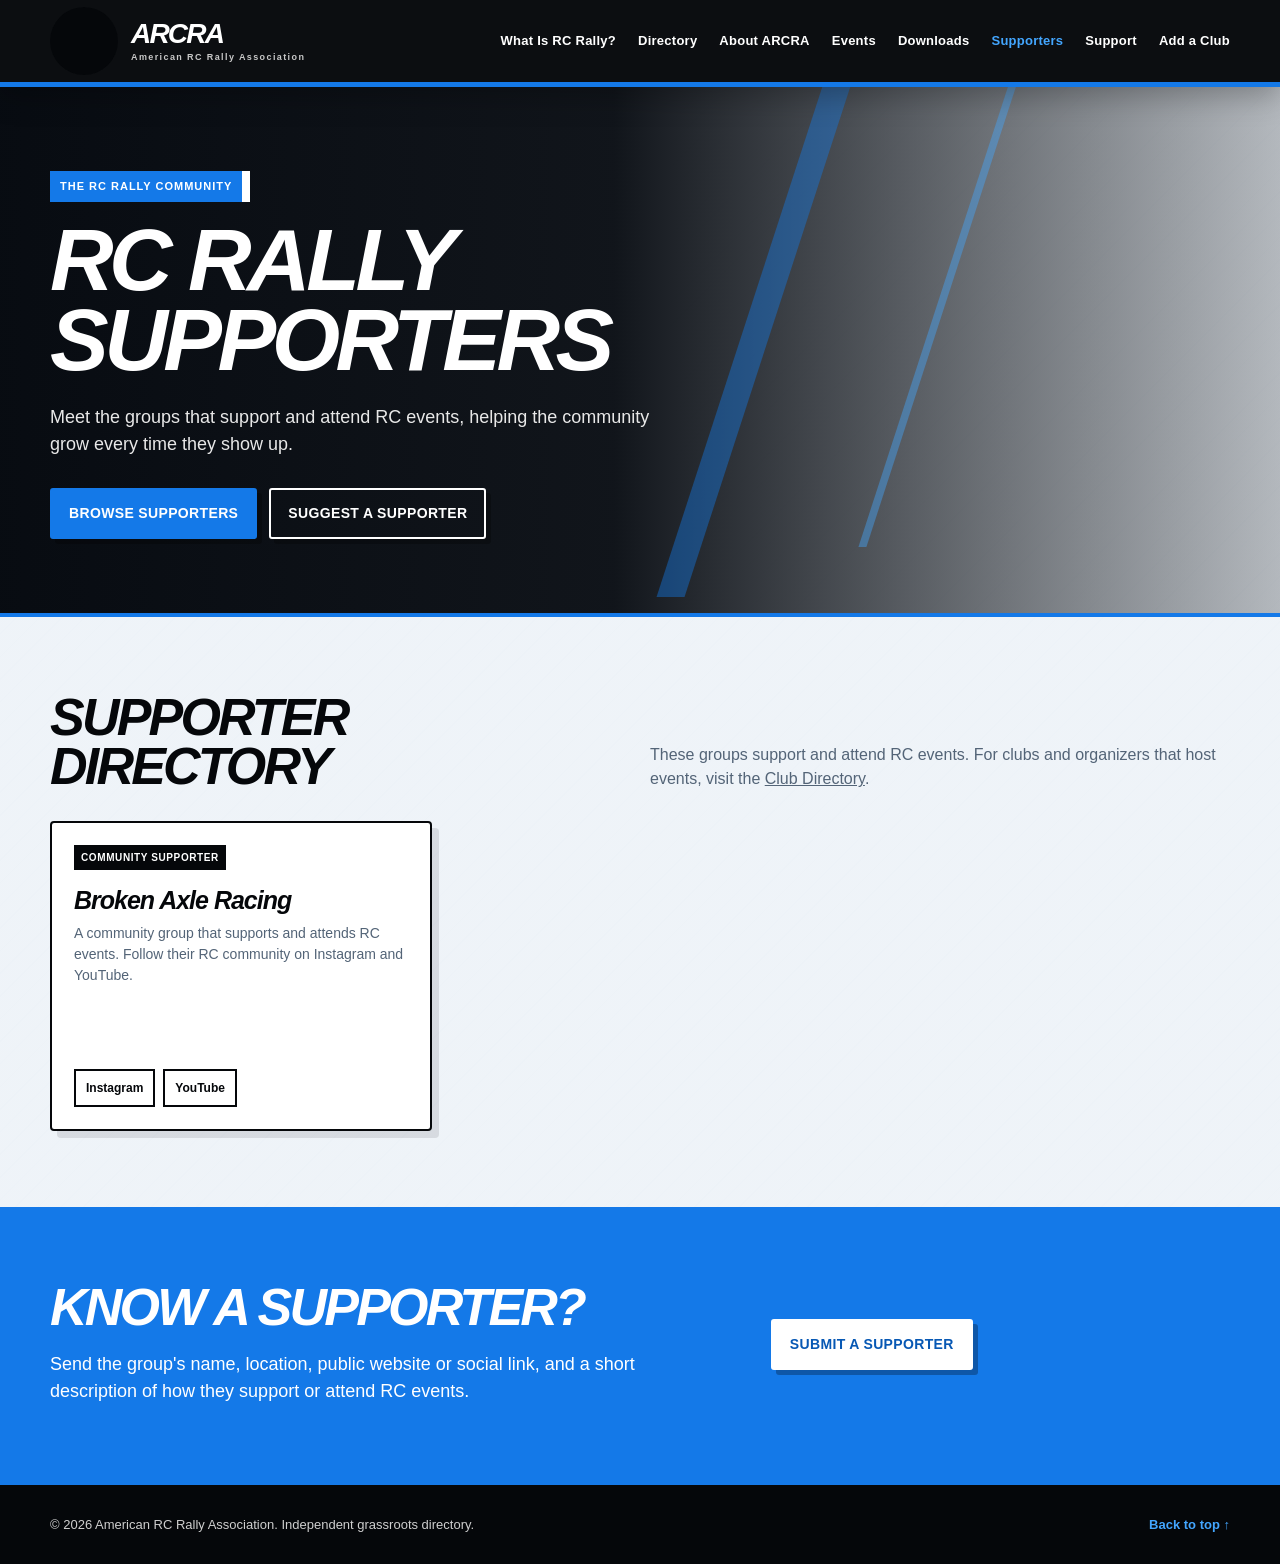
<file: supporters.html>
<!DOCTYPE html>
<html lang="en">
<head>
  <meta charset="UTF-8" />
  <meta name="viewport" content="width=device-width, initial-scale=1.0" />

  <title>Supporters | ARCRA</title>

  <meta
    name="description"
    content="Groups that support and attend RC rally events in the ARCRA community."
  />

  <style>
    :root {
      --black: #111211;
      --charcoal: #242622;
      --paper: #f4f1e8;
      --white: #ffffff;
      --orange: #e85d25;
      --orange-dark: #b94316;
      --yellow: #f3c84c;
      --green: #5f7558;
      --line: #d6d0c2;
      --muted: #6f6b62;
      --max-width: 1180px;
    }

    * {
      box-sizing: border-box;
    }

    html {
      scroll-behavior: smooth;
    }

    body {
      margin: 0;
      background: var(--paper);
      color: var(--black);
      font-family: Arial, Helvetica, sans-serif;
      line-height: 1.5;
    }

    a {
      color: inherit;
    }

    .container {
      width: min(var(--max-width), calc(100% - 32px));
      margin: 0 auto;
    }

    /* HEADER */

    header {
      background: var(--black);
      border-bottom: 5px solid var(--orange);
      position: sticky;
      top: 0;
      z-index: 10;
    }

    .topbar {
      min-height: 82px;
      display: flex;
      align-items: center;
      justify-content: space-between;
      gap: 24px;
    }

    .brand {
      display: flex;
      align-items: center;
      gap: 13px;
      text-decoration: none;
      color: var(--white);
    }

    .brand-stripes {
      display: flex;
      align-items: flex-end;
      gap: 4px;
      height: 34px;
      transform: skew(-12deg);
    }

    .brand-stripes span {
      display: block;
      width: 6px;
      background: var(--orange);
    }

    .brand-stripes span:nth-child(1) {
      height: 17px;
    }

    .brand-stripes span:nth-child(2) {
      height: 26px;
      background: var(--yellow);
    }

    .brand-stripes span:nth-child(3) {
      height: 34px;
    }

    .brand-name {
      display: flex;
      flex-direction: column;
      line-height: 1;
    }

    .brand-name strong {
      font-size: 28px;
      letter-spacing: -1.8px;
      font-weight: 900;
    }

    .brand-name small {
      margin-top: 5px;
      color: #c9c9c9;
      font-size: 9px;
      font-weight: 800;
      letter-spacing: 1.4px;
    }

    nav {
      display: flex;
      align-items: center;
      gap: 22px;
      flex-wrap: wrap;
      justify-content: flex-end;
    }

    nav a {
      color: var(--white);
      font-size: 13px;
      font-weight: 800;
      text-decoration: none;
    }

    nav a:hover {
      color: var(--yellow);
    }

    /* HERO */

    .hero {
      overflow: hidden;
      position: relative;
      background: var(--black);
      color: var(--white);
      padding: 84px 0 74px;
    }

    .hero::before {
      content: "";
      position: absolute;
      width: 700px;
      height: 700px;
      right: -290px;
      top: -335px;
      border: 60px solid var(--orange);
      border-radius: 50%;
      opacity: 0.96;
    }

    .hero::after {
      content: "";
      position: absolute;
      width: 480px;
      height: 480px;
      right: -200px;
      top: -220px;
      border: 28px solid var(--yellow);
      border-radius: 50%;
      opacity: 0.95;
    }

    .hero-content {
      position: relative;
      z-index: 1;
      max-width: 800px;
    }

    .eyebrow {
      display: inline-block;
      background: var(--orange);
      color: var(--white);
      padding: 7px 10px;
      font-size: 11px;
      font-weight: 900;
      letter-spacing: 1px;
      text-transform: uppercase;
    }

    h1 {
      margin: 18px 0 0;
      max-width: 780px;
      font-size: clamp(48px, 7.5vw, 88px);
      line-height: 0.91;
      letter-spacing: -4.5px;
      text-transform: uppercase;
    }

    .hero-copy {
      max-width: 635px;
      margin: 24px 0 0;
      color: #e8e8e8;
      font-size: 18px;
    }

    .hero-actions {
      display: flex;
      flex-wrap: wrap;
      gap: 12px;
      margin-top: 30px;
    }

    .button {
      display: inline-block;
      background: var(--orange);
      border: 2px solid var(--orange);
      color: var(--white);
      padding: 13px 17px;
      text-decoration: none;
      font-size: 14px;
      font-weight: 900;
      transition: 0.18s ease;
    }

    .button:hover {
      background: var(--white);
      color: var(--orange);
    }

    .button-outline {
      background: transparent;
      border-color: var(--white);
      color: var(--white);
    }

    .button-outline:hover {
      background: var(--white);
      color: var(--black);
    }

    /* STATS */

    .stats {
      background: var(--yellow);
      border-bottom: 2px solid var(--black);
    }

    .stats-grid {
      display: grid;
      grid-template-columns: repeat(3, 1fr);
    }

    .stat {
      min-height: 125px;
      padding: 25px;
      border-right: 2px solid var(--black);
      display: flex;
      flex-direction: column;
      justify-content: center;
    }

    .stat:last-child {
      border-right: none;
    }

    .stat-number {
      font-size: 42px;
      font-weight: 900;
      line-height: 1;
      letter-spacing: -2px;
    }

    .stat-label {
      margin-top: 6px;
      font-size: 12px;
      font-weight: 900;
      letter-spacing: 0.5px;
      text-transform: uppercase;
    }

    /* SECTIONS */

    section {
      padding: 76px 0;
    }

    .section-heading {
      display: flex;
      gap: 28px;
      align-items: flex-end;
      justify-content: space-between;
      margin-bottom: 30px;
    }

    h2 {
      margin: 0;
      font-size: clamp(32px, 4.5vw, 52px);
      line-height: 0.95;
      letter-spacing: -2.8px;
      text-transform: uppercase;
    }

    .section-heading p {
      margin: 0;
      max-width: 580px;
      color: var(--muted);
      font-size: 16px;
    }

    /* DIRECTORY */

    .directory-tools {
      display: grid;
      grid-template-columns: 1fr 210px;
      gap: 12px;
      margin-bottom: 24px;
    }

    .directory-tools input,
    .directory-tools select {
      width: 100%;
      min-height: 52px;
      border: 2px solid var(--black);
      border-radius: 0;
      background: var(--white);
      color: var(--black);
      padding: 12px 14px;
      font-size: 15px;
      outline: none;
    }

    .directory-tools input:focus,
    .directory-tools select:focus {
      border-color: var(--orange);
      box-shadow: 0 0 0 3px rgba(232, 93, 37, 0.16);
    }

    .directory-note {
      color: var(--muted);
      font-size: 13px;
      margin: -6px 0 20px;
    }

    .club-grid {
      display: grid;
      grid-template-columns: repeat(3, 1fr);
      gap: 17px;
    }

    .club-card {
      background: var(--white);
      border: 2px solid var(--black);
      display: flex;
      flex-direction: column;
      min-height: 310px;
      padding: 22px;
    }

    .club-card.hidden {
      display: none;
    }

    .club-card-top {
      display: flex;
      justify-content: space-between;
      gap: 12px;
      align-items: flex-start;
    }

    .club-region {
      color: var(--orange-dark);
      font-size: 11px;
      font-weight: 900;
      letter-spacing: 0.8px;
      text-transform: uppercase;
    }

    .club-type {
      display: inline-block;
      background: var(--black);
      color: var(--white);
      padding: 5px 7px;
      white-space: nowrap;
      font-size: 10px;
      font-weight: 900;
      letter-spacing: 0.6px;
      text-transform: uppercase;
    }

    .club-card h3 {
      margin: 18px 0 10px;
      font-size: 25px;
      line-height: 0.98;
      letter-spacing: -1px;
    }

    .club-card p {
      margin: 0;
      color: var(--muted);
      font-size: 14px;
    }

    .club-links {
      margin-top: auto;
      padding-top: 20px;
      display: flex;
      gap: 8px;
      flex-wrap: wrap;
    }

    .club-links a {
      border: 2px solid var(--black);
      background: var(--white);
      color: var(--black);
      padding: 8px 10px;
      font-size: 12px;
      font-weight: 900;
      text-decoration: none;
    }

    .club-links a:hover {
      background: var(--orange);
      border-color: var(--orange);
      color: var(--white);
    }

    /* HOW IT WORKS */

    .how-it-works {
      background: var(--green);
      color: var(--white);
    }

    .how-it-works .section-heading p {
      color: #e8eee3;
    }

    .steps {
      display: grid;
      grid-template-columns: repeat(3, 1fr);
      gap: 16px;
    }

    .step {
      border: 2px solid rgba(255, 255, 255, 0.75);
      padding: 24px;
      min-height: 230px;
    }

    .step-number {
      color: var(--yellow);
      font-size: 14px;
      font-weight: 900;
      letter-spacing: 1px;
    }

    .step h3 {
      margin: 28px 0 9px;
      font-size: 27px;
      line-height: 1;
      text-transform: uppercase;
    }

    .step p {
      margin: 0;
      color: #edf1ea;
      font-size: 15px;
    }

    /* ABOUT */

    .about-grid {
      display: grid;
      grid-template-columns: 1.1fr 0.9fr;
      gap: 17px;
    }

    .about-main,
    .about-side {
      border: 2px solid var(--black);
      padding: 30px;
    }

    .about-main {
      background: var(--white);
    }

    .about-main p {
      max-width: 670px;
      margin: 18px 0 0;
      font-size: 18px;
    }

    .about-side {
      background: var(--black);
      color: var(--white);
    }

    .about-side h3 {
      margin: 0 0 12px;
      font-size: 26px;
      line-height: 1;
      text-transform: uppercase;
    }

    .about-side p {
      margin: 0;
      color: #d7d7d7;
      font-size: 15px;
    }

    /* SUBMIT */

    .submit {
      background: var(--orange);
      color: var(--white);
    }

    .submit-grid {
      display: grid;
      grid-template-columns: 1.2fr 0.8fr;
      gap: 32px;
      align-items: center;
    }

    .submit h2 {
      max-width: 700px;
    }

    .submit p {
      max-width: 670px;
      margin: 18px 0 0;
      font-size: 18px;
    }

    .submit .button {
      background: var(--white);
      border-color: var(--white);
      color: var(--orange-dark);
    }

    .submit .button:hover {
      background: var(--black);
      border-color: var(--black);
      color: var(--white);
    }

    /* FOOTER */

    footer {
      background: var(--black);
      color: var(--white);
      padding: 30px 0;
    }

    .footer-row {
      display: flex;
      justify-content: space-between;
      align-items: center;
      gap: 16px;
      flex-wrap: wrap;
    }

    .footer-row p {
      margin: 0;
      color: #cfcfcf;
      font-size: 13px;
    }

    .footer-row a {
      color: var(--yellow);
      font-size: 13px;
      font-weight: 900;
      text-decoration: none;
    }

    /* MOBILE */

    @media (max-width: 900px) {
      .club-grid {
        grid-template-columns: repeat(2, 1fr);
      }

      .about-grid,
      .submit-grid {
        grid-template-columns: 1fr;
      }
    }

    @media (max-width: 650px) {
      .topbar {
        min-height: auto;
        padding: 15px 0;
        align-items: flex-start;
        flex-direction: column;
      }

      nav {
        justify-content: flex-start;
        gap: 15px;
      }

      .hero {
        padding: 65px 0 58px;
      }

      .hero::before {
        width: 430px;
        height: 430px;
        right: -270px;
        top: -190px;
        border-width: 45px;
      }

      .hero::after {
        width: 300px;
        height: 300px;
        right: -185px;
        top: -130px;
      }

      h1 {
        letter-spacing: -2.7px;
      }

      .stats-grid,
      .steps {
        grid-template-columns: 1fr;
      }

      .stat {
        min-height: 100px;
        border-right: none;
        border-bottom: 2px solid var(--black);
      }

      .stat:last-child {
        border-bottom: none;
      }

      .section-heading {
        align-items: flex-start;
        flex-direction: column;
      }

      .directory-tools {
        grid-template-columns: 1fr;
      }

      .club-grid {
        grid-template-columns: 1fr;
      }

      section {
        padding: 58px 0;
      }
    }
  </style>
  <link rel="stylesheet" href="brand-overrides.css" />
<style>nav a[aria-current="page"]{color:var(--yellow)} .supporter-note{color:var(--muted);font-size:13px} .club-grid{margin-top:30px}</style></head>


<body id="top">
<header>
    <div class="container topbar">
      <a class="brand" href="index.html" aria-label="ARCRA home">
        <span class="brand-stripes" aria-hidden="true">
          <span></span>
          <span></span>
          <span></span>
        </span>

        <span class="brand-name">
          <strong>ARCRA</strong>
          <small>American RC Rally Association</small>
        </span>
      </a>

      <nav>
        <a href="what-is-rc-rally.html">What Is RC Rally?</a>
        <a href="index.html#directory">Directory</a>
        <a href="about-arcra.html">About ARCRA</a>
        <a href="events.html">Events</a>
        <a href="downloads.html">Downloads</a>
        <a href="supporters.html" aria-current="page">Supporters</a>
        <a href="index.html#support">Support</a>
        <a href="index.html#add-a-club">Add a Club</a>
      </nav>
    </div>
  </header>
<main>
  <section class="hero">
    <div class="container"><div class="hero-content">
      <span class="eyebrow">The RC Rally Community</span>
      <h1>RC Rally Supporters</h1>
      <p class="hero-copy">Meet the groups that support and attend RC events, helping the community grow every time they show up.</p>
      <div class="hero-actions">
        <a class="button" href="#supporters">Browse Supporters</a>
        <a class="button button-outline" href="#add-a-supporter">Suggest a Supporter</a>
      </div>
    </div></div>
  </section>
  <section id="supporters">
    <div class="container">
      <div class="section-heading">
        <h2>Supporter Directory</h2>
        <p>These groups support and attend RC events. For clubs and organizers that host events, visit the <a href="index.html#directory">Club Directory</a>.</p>
      </div>
      <div class="club-grid">
        <article class="club-card">
          <div class="club-card-top"><span class="club-type">Community Supporter</span></div>
          <h3>Broken Axle Racing</h3>
          <p>A community group that supports and attends RC events. Follow their RC community on Instagram and YouTube.</p>
          <div class="club-links">
            <a href="https://www.instagram.com/broken_axle_rock_crawlers/" target="_blank" rel="noopener noreferrer">Instagram</a>
            <a href="https://www.youtube.com/@brokenaxlerockcrawlers1085" target="_blank" rel="noopener noreferrer">YouTube</a>
          </div>
        </article>
      </div>
    </div>
  </section>
  <section class="submit" id="add-a-supporter">
    <div class="container submit-grid">
      <div><h2>Know a Supporter?</h2><p>Send the group's name, location, public website or social link, and a short description of how they support or attend RC events.</p></div>
      <div><a class="button" href="mailto:AmericanRCrallyAssociation@gmail.com?subject=ARCRA%20Supporter%20Submission&amp;body=Group%20name%3A%0A%0ALocation%3A%0A%0AWebsite%20or%20social%20link%3A%0A%0AHow%20the%20group%20supports%20or%20attends%20RC%20events%3A">Submit a Supporter</a></div>
    </div>
  </section>
</main>
<footer>
    <div class="container footer-row">
      <p>© 2026 American RC Rally Association. Independent grassroots directory.</p>
      <a href="#top">Back to top ↑</a>
    </div>
  </footer>
</body>
</html>
</file>
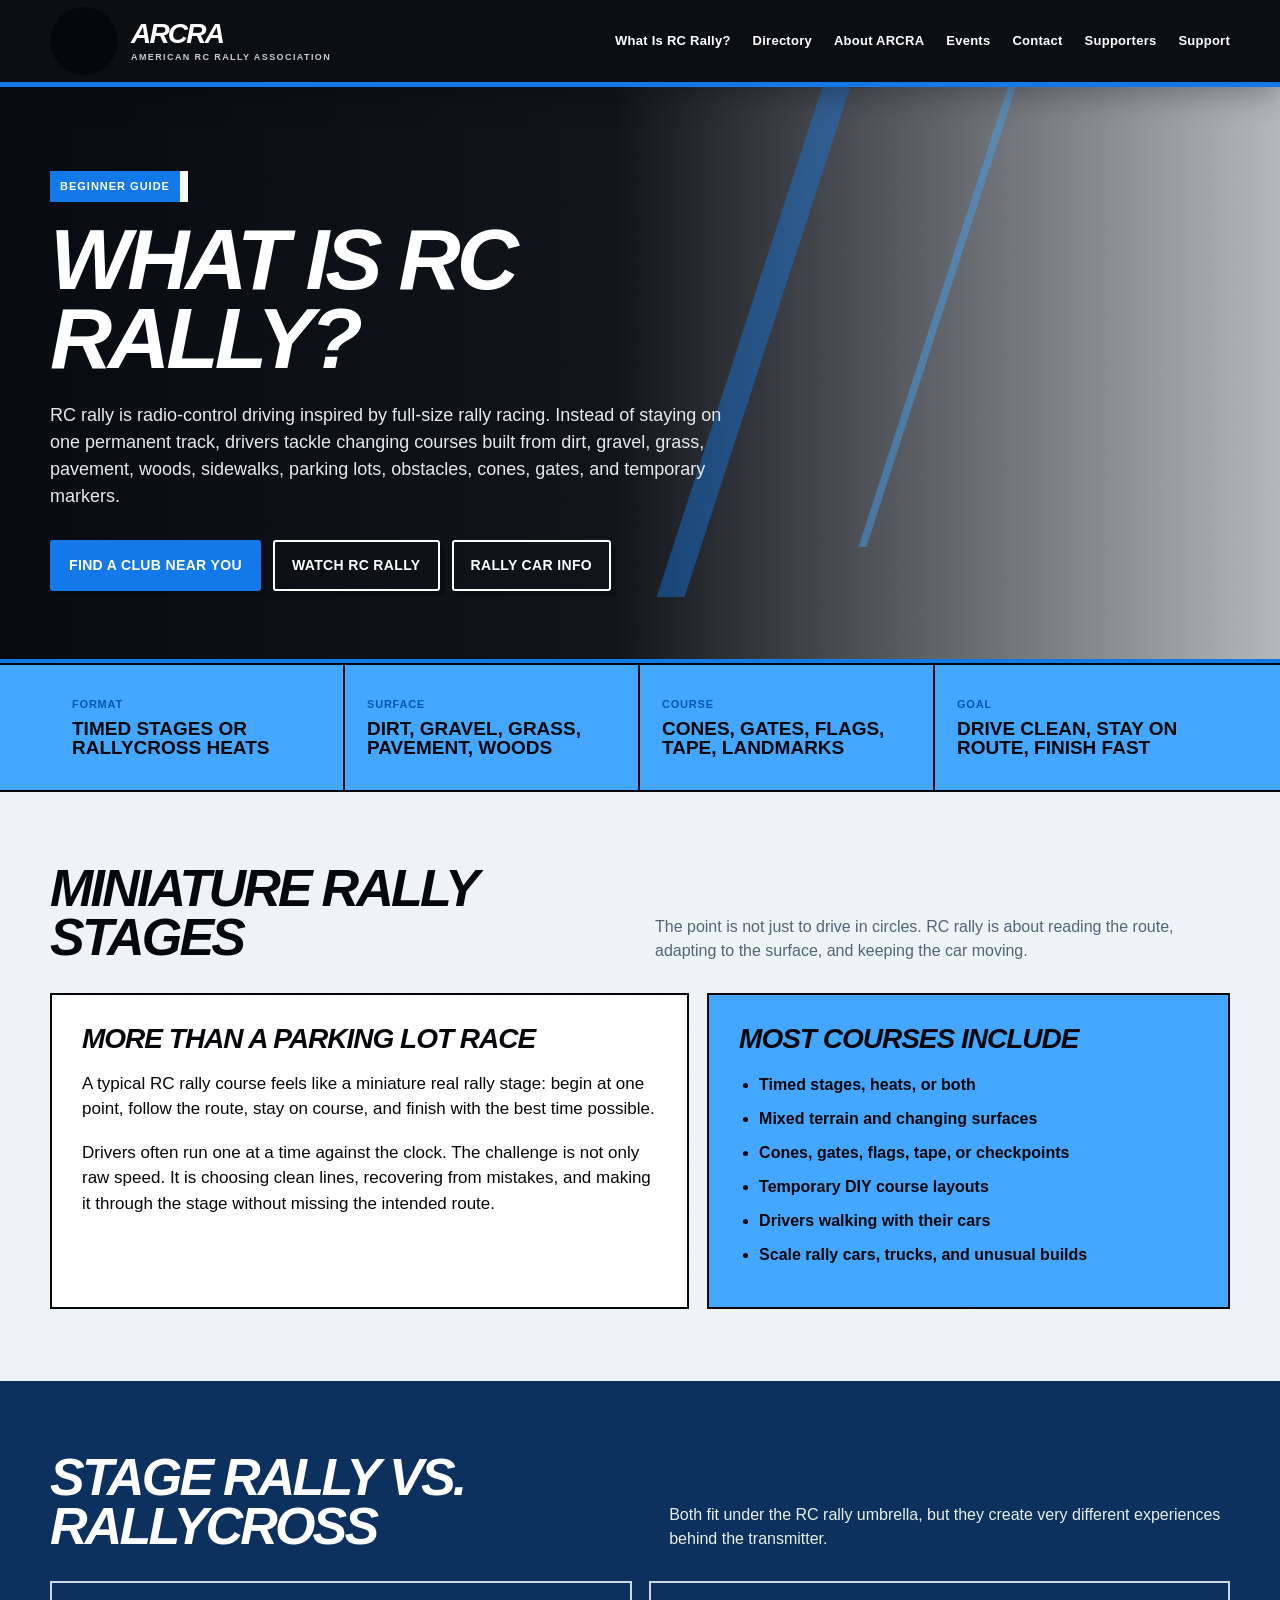
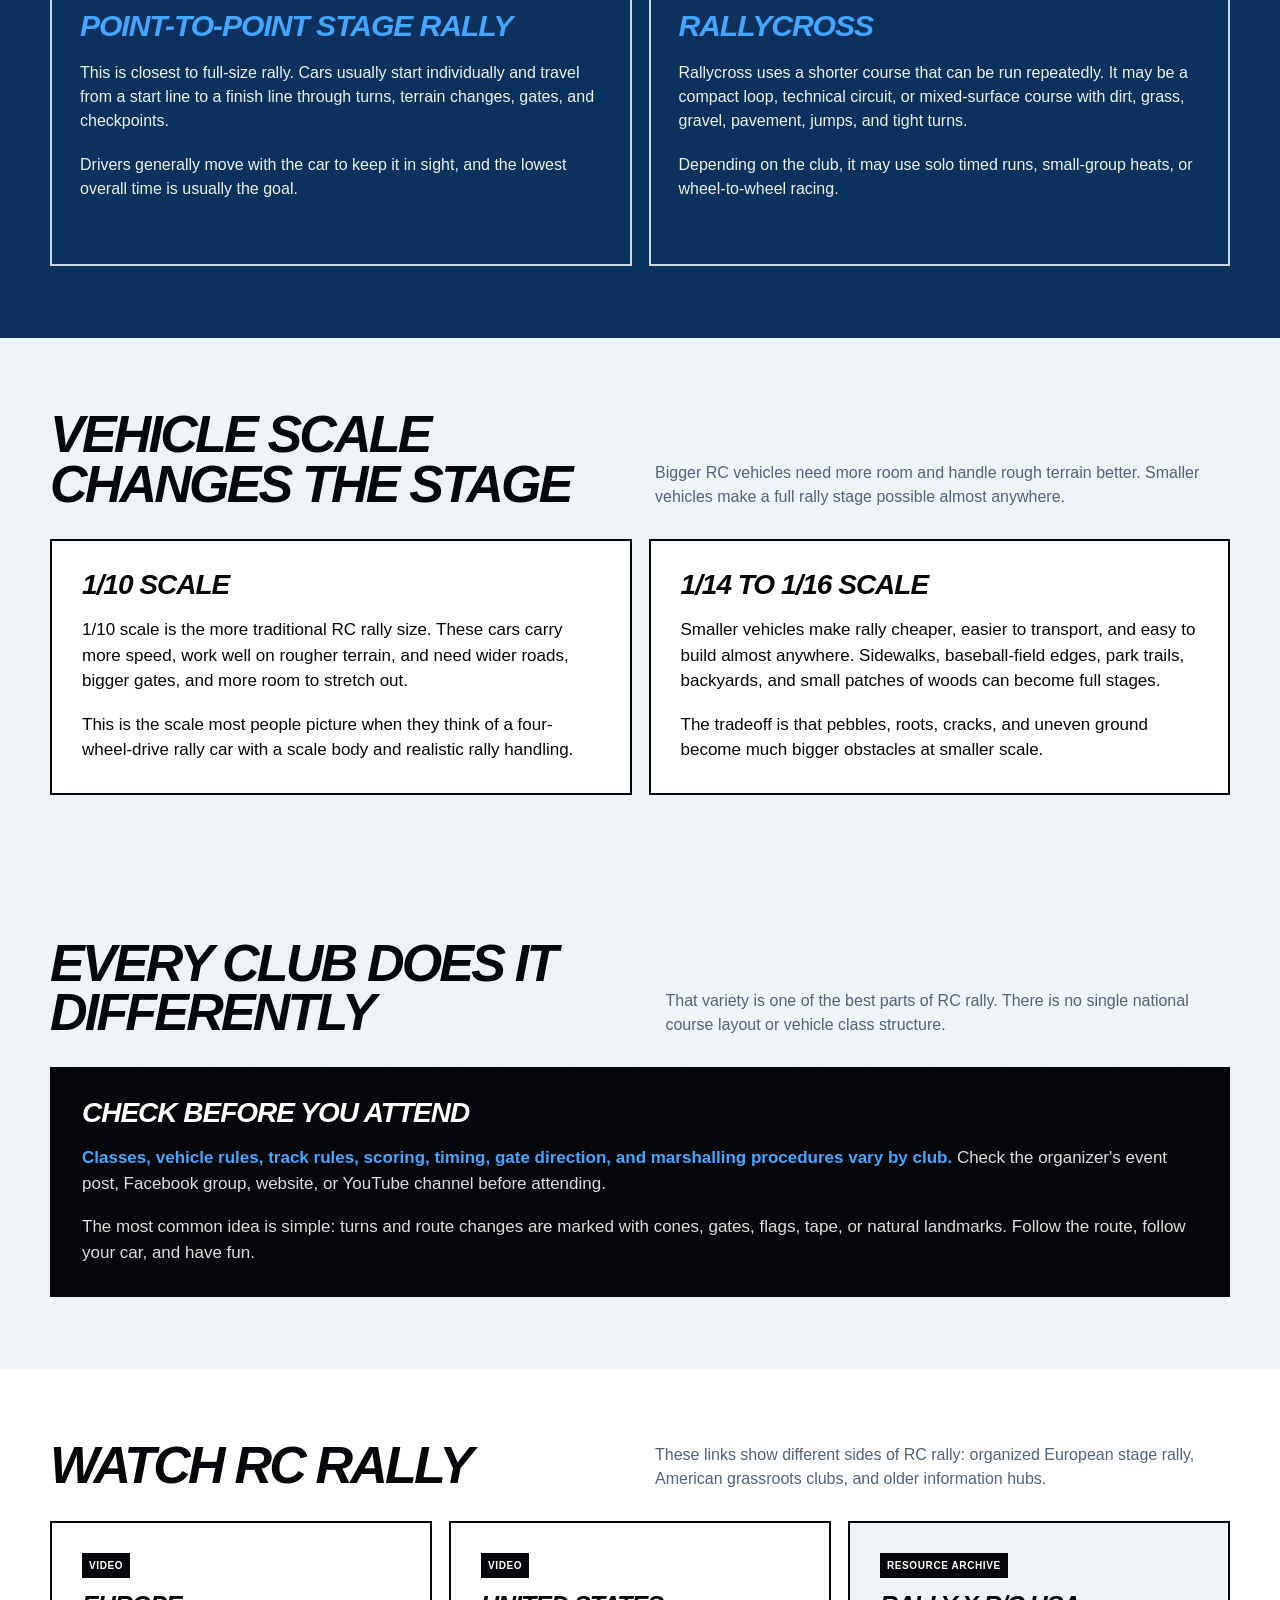
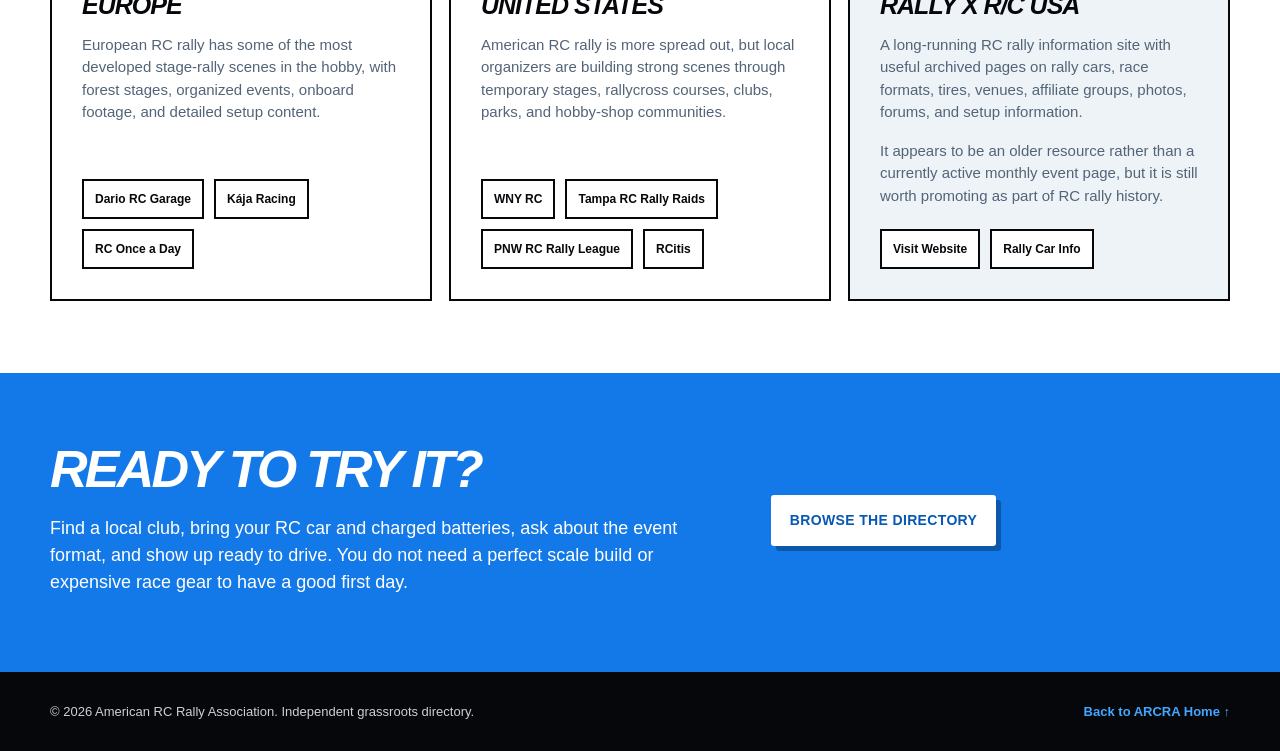
<file: what-is-rc-rally.html>
<!DOCTYPE html>
<html lang="en">
<head>
  <meta charset="UTF-8" />
  <meta name="viewport" content="width=device-width, initial-scale=1.0" />

  <title>What Is RC Rally? | ARCRA</title>

  <meta
    name="description"
    content="Learn what RC rally is, how stage rally and rallycross differ, how scale changes the experience, and where to find RC rally clubs and resources."
  />

  <style>
    :root {
      --black: #111211;
      --charcoal: #242622;
      --paper: #f4f1e8;
      --white: #ffffff;
      --orange: #e85d25;
      --orange-dark: #b94316;
      --yellow: #f3c84c;
      --green: #5f7558;
      --line: #d6d0c2;
      --muted: #6f6b62;
      --max-width: 1180px;
    }

    * {
      box-sizing: border-box;
    }

    html {
      scroll-behavior: smooth;
    }

    body {
      margin: 0;
      background: var(--paper);
      color: var(--black);
      font-family: Arial, Helvetica, sans-serif;
      line-height: 1.5;
    }

    a {
      color: inherit;
    }

    .container {
      width: min(var(--max-width), calc(100% - 32px));
      margin: 0 auto;
    }

    header {
      background: var(--black);
      border-bottom: 5px solid var(--orange);
      position: sticky;
      top: 0;
      z-index: 10;
    }

    .topbar {
      min-height: 82px;
      display: flex;
      align-items: center;
      justify-content: space-between;
      gap: 24px;
    }

    .brand {
      display: flex;
      align-items: center;
      gap: 13px;
      color: var(--white);
      text-decoration: none;
    }

    .brand-stripes {
      display: flex;
      align-items: flex-end;
      gap: 4px;
      height: 34px;
      transform: skew(-12deg);
    }

    .brand-stripes span {
      display: block;
      width: 6px;
      background: var(--orange);
    }

    .brand-stripes span:nth-child(1) {
      height: 17px;
    }

    .brand-stripes span:nth-child(2) {
      height: 26px;
      background: var(--yellow);
    }

    .brand-stripes span:nth-child(3) {
      height: 34px;
    }

    .brand-name {
      display: flex;
      flex-direction: column;
      line-height: 1;
    }

    .brand-name strong {
      font-size: 28px;
      font-weight: 900;
      letter-spacing: -1.8px;
    }

    .brand-name small {
      margin-top: 5px;
      color: #c9c9c9;
      font-size: 9px;
      font-weight: 800;
      letter-spacing: 1.4px;
      text-transform: uppercase;
    }

    nav {
      display: flex;
      align-items: center;
      justify-content: flex-end;
      gap: 22px;
      flex-wrap: wrap;
    }

    nav a {
      color: var(--white);
      font-size: 13px;
      font-weight: 800;
      text-decoration: none;
    }

    nav a:hover {
      color: var(--yellow);
    }

    .hero {
      position: relative;
      overflow: hidden;
      background: var(--black);
      color: var(--white);
      padding: 84px 0 68px;
    }

    .hero::before {
      content: "";
      position: absolute;
      width: 600px;
      height: 600px;
      right: -260px;
      top: -315px;
      border: 54px solid var(--orange);
      border-radius: 50%;
      opacity: 0.95;
    }

    .hero::after {
      content: "";
      position: absolute;
      width: 390px;
      height: 390px;
      right: -165px;
      top: -205px;
      border: 26px solid var(--yellow);
      border-radius: 50%;
      opacity: 0.95;
    }

    .hero-content {
      position: relative;
      z-index: 1;
      max-width: 845px;
    }

    .eyebrow {
      display: inline-block;
      background: var(--orange);
      color: var(--white);
      padding: 7px 10px;
      font-size: 11px;
      font-weight: 900;
      letter-spacing: 1px;
      text-transform: uppercase;
    }

    h1 {
      margin: 18px 0 0;
      max-width: 820px;
      font-size: clamp(48px, 7vw, 86px);
      line-height: 0.92;
      letter-spacing: -4px;
      text-transform: uppercase;
    }

    .hero-copy {
      max-width: 675px;
      margin: 24px 0 0;
      color: #e8e8e8;
      font-size: 18px;
    }

    .hero-actions {
      display: flex;
      flex-wrap: wrap;
      gap: 12px;
      margin-top: 30px;
    }

    .button {
      display: inline-block;
      padding: 13px 17px;
      background: var(--orange);
      border: 2px solid var(--orange);
      color: var(--white);
      font-size: 14px;
      font-weight: 900;
      text-decoration: none;
      transition: 0.18s ease;
    }

    .button:hover {
      background: var(--white);
      color: var(--orange);
    }

    .button-outline {
      background: transparent;
      border-color: var(--white);
      color: var(--white);
    }

    .button-outline:hover {
      background: var(--white);
      color: var(--black);
    }

    section {
      padding: 72px 0;
    }

    .section-heading {
      display: flex;
      justify-content: space-between;
      align-items: flex-end;
      gap: 28px;
      margin-bottom: 30px;
    }

    h2 {
      margin: 0;
      font-size: clamp(32px, 4.5vw, 52px);
      line-height: 0.95;
      letter-spacing: -2.8px;
      text-transform: uppercase;
    }

    .section-heading p {
      max-width: 575px;
      margin: 0;
      color: var(--muted);
      font-size: 16px;
    }

    .quick-strip {
      background: var(--yellow);
      border-top: 2px solid var(--black);
      border-bottom: 2px solid var(--black);
      padding: 0;
    }

    .quick-grid {
      display: grid;
      grid-template-columns: repeat(4, 1fr);
    }

    .quick-item {
      min-height: 125px;
      padding: 22px;
      border-right: 2px solid var(--black);
      display: flex;
      flex-direction: column;
      justify-content: center;
    }

    .quick-item:last-child {
      border-right: none;
    }

    .quick-label {
      color: var(--orange-dark);
      font-size: 11px;
      font-weight: 900;
      letter-spacing: 0.8px;
      text-transform: uppercase;
    }

    .quick-item strong {
      display: block;
      margin-top: 6px;
      font-size: 19px;
      line-height: 1.05;
      text-transform: uppercase;
    }

    .two-grid {
      display: grid;
      grid-template-columns: 1.1fr 0.9fr;
      gap: 18px;
    }

    .card,
    .list-card,
    .notice-card,
    .resource-card {
      border: 2px solid var(--black);
      padding: 30px;
    }

    .card,
    .resource-card {
      background: var(--white);
    }

    .card h3,
    .list-card h3,
    .notice-card h3,
    .resource-card h3 {
      margin: 0;
      font-size: 28px;
      line-height: 1;
      letter-spacing: -1px;
      text-transform: uppercase;
    }

    .card p,
    .notice-card p {
      margin: 18px 0 0;
      font-size: 17px;
    }

    .list-card {
      background: var(--yellow);
    }

    .list-card ul {
      margin: 20px 0 0;
      padding-left: 20px;
      font-weight: 700;
    }

    .list-card li {
      margin-bottom: 10px;
    }

    .format-section {
      background: var(--green);
      color: var(--white);
    }

    .format-section .section-heading p {
      color: #e8eee3;
    }

    .card-grid {
      display: grid;
      grid-template-columns: repeat(2, 1fr);
      gap: 17px;
    }

    .dark-card {
      min-height: 285px;
      border: 2px solid rgba(255, 255, 255, 0.8);
      padding: 28px;
    }

    .dark-card h3 {
      margin: 0;
      color: var(--yellow);
      font-size: 30px;
      line-height: 1;
      letter-spacing: -1px;
      text-transform: uppercase;
    }

    .dark-card p {
      margin: 20px 0 0;
      color: #edf1ea;
      font-size: 16px;
    }

    .notice-card {
      background: var(--black);
      color: var(--white);
    }

    .notice-card p {
      color: #dddddd;
    }

    .notice-card strong {
      color: var(--yellow);
    }

    .resources {
      background: var(--white);
    }

    .resource-grid {
      display: grid;
      grid-template-columns: repeat(3, 1fr);
      gap: 17px;
    }

    .resource-card {
      min-height: 300px;
      display: flex;
      flex-direction: column;
    }

    .resource-card h3 {
      font-size: 25px;
    }

    .resource-card p {
      margin: 16px 0 0;
      color: var(--muted);
      font-size: 15px;
    }

    .resource-card.archive {
      background: var(--paper);
    }

    .tag {
      display: inline-block;
      width: fit-content;
      margin-bottom: 15px;
      padding: 5px 7px;
      background: var(--black);
      color: var(--white);
      font-size: 10px;
      font-weight: 900;
      letter-spacing: 0.6px;
      text-transform: uppercase;
    }

    .resource-links {
      display: flex;
      flex-wrap: wrap;
      gap: 10px;
      margin-top: auto;
      padding-top: 22px;
    }

    .resource-links a {
      padding: 9px 11px;
      border: 2px solid var(--black);
      background: var(--white);
      color: var(--black);
      font-size: 12px;
      font-weight: 900;
      text-decoration: none;
    }

    .resource-links a:hover {
      background: var(--orange);
      border-color: var(--orange);
      color: var(--white);
    }

    .cta {
      background: var(--orange);
      color: var(--white);
    }

    .cta-grid {
      display: grid;
      grid-template-columns: 1.2fr 0.8fr;
      gap: 32px;
      align-items: center;
    }

    .cta p {
      max-width: 680px;
      margin: 20px 0 0;
      font-size: 18px;
    }

    .cta .button {
      background: var(--white);
      border-color: var(--white);
      color: var(--orange-dark);
    }

    .cta .button:hover {
      background: var(--black);
      border-color: var(--black);
      color: var(--white);
    }

    footer {
      background: var(--black);
      color: var(--white);
      padding: 30px 0;
    }

    .footer-row {
      display: flex;
      justify-content: space-between;
      align-items: center;
      gap: 16px;
      flex-wrap: wrap;
    }

    .footer-row p {
      margin: 0;
      color: #cfcfcf;
      font-size: 13px;
    }

    .footer-row a {
      color: var(--yellow);
      font-size: 13px;
      font-weight: 900;
      text-decoration: none;
    }

    @media (max-width: 1000px) {
      .resource-grid {
        grid-template-columns: 1fr 1fr;
      }

      .resource-card.archive {
        grid-column: 1 / -1;
      }
    }

    @media (max-width: 900px) {
      .two-grid,
      .card-grid,
      .cta-grid {
        grid-template-columns: 1fr;
      }

      .quick-grid {
        grid-template-columns: repeat(2, 1fr);
      }

      .quick-item:nth-child(2) {
        border-right: none;
      }

      .quick-item:nth-child(1),
      .quick-item:nth-child(2) {
        border-bottom: 2px solid var(--black);
      }
    }

    @media (max-width: 650px) {
      .topbar {
        min-height: auto;
        padding: 15px 0;
        flex-direction: column;
        align-items: flex-start;
      }

      nav {
        justify-content: flex-start;
        gap: 15px;
      }

      .hero {
        padding: 64px 0 58px;
      }

      .hero::before {
        width: 420px;
        height: 420px;
        right: -260px;
        top: -185px;
        border-width: 45px;
      }

      .hero::after {
        width: 290px;
        height: 290px;
        right: -178px;
        top: -125px;
      }

      h1 {
        letter-spacing: -2.8px;
      }

      section {
        padding: 58px 0;
      }

      .section-heading {
        flex-direction: column;
        align-items: flex-start;
      }

      .quick-grid,
      .resource-grid {
        grid-template-columns: 1fr;
      }

      .quick-item {
        border-right: none;
        border-bottom: 2px solid var(--black);
      }

      .quick-item:last-child {
        border-bottom: none;
      }
    }
  </style>
  <link rel="stylesheet" href="brand-overrides.css" />
</head>

<body>
  <header>
    <div class="container topbar">
      <a class="brand" href="index.html" aria-label="ARCRA home">
        <span class="brand-stripes" aria-hidden="true">
          <span></span>
          <span></span>
          <span></span>
        </span>

        <span class="brand-name">
          <strong>ARCRA</strong>
          <small>American RC Rally Association</small>
        </span>
      </a>

      <nav>
        <a href="what-is-rc-rally.html">What Is RC Rally?</a>
        <a href="index.html#directory">Directory</a>
        <a href="about-arcra.html">About ARCRA</a>
        <a href="events.html">Events</a>
        <a href="contact.html">Contact</a>
        <a href="supporters.html">Supporters</a>
        <a href="index.html#support">Support</a>
      </nav>
    </div>
  </header>

  <main>
    <section class="hero">
      <div class="container">
        <div class="hero-content">
          <span class="eyebrow">Beginner Guide</span>

          <h1>What Is RC Rally?</h1>

          <p class="hero-copy">
            RC rally is radio-control driving inspired by full-size rally racing.
            Instead of staying on one permanent track, drivers tackle changing
            courses built from dirt, gravel, grass, pavement, woods, sidewalks,
            parking lots, obstacles, cones, gates, and temporary markers.
          </p>

          <div class="hero-actions">
            <a class="button" href="index.html#directory">Find a Club Near You</a>
            <a class="button button-outline" href="#watch">Watch RC Rally</a>
            <a
              class="button button-outline"
              href="https://rallyxrcusa.weebly.com/rally-car-info.html"
              target="_blank"
              rel="noopener"
            >
              Rally Car Info
            </a>
          </div>
        </div>
      </div>
    </section>

    <section class="quick-strip" aria-label="RC rally quick summary">
      <div class="container quick-grid">
        <div class="quick-item">
          <span class="quick-label">Format</span>
          <strong>Timed stages or rallycross heats</strong>
        </div>

        <div class="quick-item">
          <span class="quick-label">Surface</span>
          <strong>Dirt, gravel, grass, pavement, woods</strong>
        </div>

        <div class="quick-item">
          <span class="quick-label">Course</span>
          <strong>Cones, gates, flags, tape, landmarks</strong>
        </div>

        <div class="quick-item">
          <span class="quick-label">Goal</span>
          <strong>Drive clean, stay on route, finish fast</strong>
        </div>
      </div>
    </section>

    <section>
      <div class="container">
        <div class="section-heading">
          <h2>Miniature Rally Stages</h2>

          <p>
            The point is not just to drive in circles. RC rally is about reading
            the route, adapting to the surface, and keeping the car moving.
          </p>
        </div>

        <div class="two-grid">
          <article class="card">
            <h3>More Than a Parking Lot Race</h3>

            <p>
              A typical RC rally course feels like a miniature real rally stage:
              begin at one point, follow the route, stay on course, and finish
              with the best time possible.
            </p>

            <p>
              Drivers often run one at a time against the clock. The challenge
              is not only raw speed. It is choosing clean lines, recovering from
              mistakes, and making it through the stage without missing the
              intended route.
            </p>
          </article>

          <aside class="list-card">
            <h3>Most Courses Include</h3>

            <ul>
              <li>Timed stages, heats, or both</li>
              <li>Mixed terrain and changing surfaces</li>
              <li>Cones, gates, flags, tape, or checkpoints</li>
              <li>Temporary DIY course layouts</li>
              <li>Drivers walking with their cars</li>
              <li>Scale rally cars, trucks, and unusual builds</li>
            </ul>
          </aside>
        </div>
      </div>
    </section>

    <section class="format-section">
      <div class="container">
        <div class="section-heading">
          <h2>Stage Rally vs. Rallycross</h2>

          <p>
            Both fit under the RC rally umbrella, but they create very different
            experiences behind the transmitter.
          </p>
        </div>

        <div class="card-grid">
          <article class="dark-card">
            <h3>Point-to-Point Stage Rally</h3>

            <p>
              This is closest to full-size rally. Cars usually start individually
              and travel from a start line to a finish line through turns,
              terrain changes, gates, and checkpoints.
            </p>

            <p>
              Drivers generally move with the car to keep it in sight, and the
              lowest overall time is usually the goal.
            </p>
          </article>

          <article class="dark-card">
            <h3>Rallycross</h3>

            <p>
              Rallycross uses a shorter course that can be run repeatedly. It may
              be a compact loop, technical circuit, or mixed-surface course with
              dirt, grass, gravel, pavement, jumps, and tight turns.
            </p>

            <p>
              Depending on the club, it may use solo timed runs, small-group
              heats, or wheel-to-wheel racing.
            </p>
          </article>
        </div>
      </div>
    </section>

    <section>
      <div class="container">
        <div class="section-heading">
          <h2>Vehicle Scale Changes the Stage</h2>

          <p>
            Bigger RC vehicles need more room and handle rough terrain better.
            Smaller vehicles make a full rally stage possible almost anywhere.
          </p>
        </div>

        <div class="card-grid">
          <article class="card">
            <h3>1/10 Scale</h3>

            <p>
              1/10 scale is the more traditional RC rally size. These cars carry
              more speed, work well on rougher terrain, and need wider roads,
              bigger gates, and more room to stretch out.
            </p>

            <p>
              This is the scale most people picture when they think of a
              four-wheel-drive rally car with a scale body and realistic rally
              handling.
            </p>
          </article>

          <article class="card">
            <h3>1/14 to 1/16 Scale</h3>

            <p>
              Smaller vehicles make rally cheaper, easier to transport, and easy
              to build almost anywhere. Sidewalks, baseball-field edges, park
              trails, backyards, and small patches of woods can become full
              stages.
            </p>

            <p>
              The tradeoff is that pebbles, roots, cracks, and uneven ground
              become much bigger obstacles at smaller scale.
            </p>
          </article>
        </div>
      </div>
    </section>

    <section>
      <div class="container">
        <div class="section-heading">
          <h2>Every Club Does It Differently</h2>

          <p>
            That variety is one of the best parts of RC rally. There is no single
            national course layout or vehicle class structure.
          </p>
        </div>

        <article class="notice-card">
          <h3>Check Before You Attend</h3>

          <p>
            <strong>
              Classes, vehicle rules, track rules, scoring, timing, gate
              direction, and marshalling procedures vary by club.
            </strong>
            Check the organizer's event post, Facebook group, website, or
            YouTube channel before attending.
          </p>

          <p>
            The most common idea is simple: turns and route changes are marked
            with cones, gates, flags, tape, or natural landmarks. Follow the
            route, follow your car, and have fun.
          </p>
        </article>
      </div>
    </section>

    <section class="resources" id="watch">
      <div class="container">
        <div class="section-heading">
          <h2>Watch RC Rally</h2>

          <p>
            These links show different sides of RC rally: organized European
            stage rally, American grassroots clubs, and older information hubs.
          </p>
        </div>

        <div class="resource-grid">
          <article class="resource-card">
            <span class="tag">Video</span>
            <h3>Europe</h3>

            <p>
              European RC rally has some of the most developed stage-rally scenes
              in the hobby, with forest stages, organized events, onboard
              footage, and detailed setup content.
            </p>

            <div class="resource-links">
              <a href="https://www.youtube.com/@dariorcgarage" target="_blank" rel="noopener">
                Dario RC Garage
              </a>

              <a href="https://www.youtube.com/@kaja_racing" target="_blank" rel="noopener">
                Kája Racing
              </a>

              <a href="https://www.youtube.com/@Rconceaday" target="_blank" rel="noopener">
                RC Once a Day
              </a>
            </div>
          </article>

          <article class="resource-card">
            <span class="tag">Video</span>
            <h3>United States</h3>

            <p>
              American RC rally is more spread out, but local organizers are
              building strong scenes through temporary stages, rallycross
              courses, clubs, parks, and hobby-shop communities.
            </p>

            <div class="resource-links">
              <a href="https://www.youtube.com/@WNYRC" target="_blank" rel="noopener">
                WNY RC
              </a>

              <a href="https://www.youtube.com/@TampaRCRallyRaids" target="_blank" rel="noopener">
                Tampa RC Rally Raids
              </a>
                       <a href="https://www.youtube.com/@nickypdx" target="_blank" rel="noopener">
              PNW RC Rally League
            </a>

            <a href="https://www.youtube.com/@RCitis" target="_blank" rel="noopener">
              RCitis
            </a>

 </div>
          </article>

          <article class="resource-card archive">
            <span class="tag">Resource Archive</span>
            <h3>Rally X R/C USA</h3>

            <p>
              A long-running RC rally information site with useful archived pages
              on rally cars, race formats, tires, venues, affiliate groups,
              photos, forums, and setup information.
            </p>

            <p>
              It appears to be an older resource rather than a currently active
              monthly event page, but it is still worth promoting as part of RC
              rally history.
            </p>

            <div class="resource-links">
              <a href="https://rallyxrcusa.weebly.com/" target="_blank" rel="noopener">
                Visit Website
              </a>

              <a
                href="https://rallyxrcusa.weebly.com/rally-car-info.html"
                target="_blank"
                rel="noopener"
              >
                Rally Car Info
              </a>
            </div>
          </article>
        </div>
      </div>
    </section>

    <section class="cta">
      <div class="container cta-grid">
        <div>
          <h2>Ready to Try It?</h2>

          <p>
            Find a local club, bring your RC car and charged batteries, ask about
            the event format, and show up ready to drive. You do not need a
            perfect scale build or expensive race gear to have a good first day.
          </p>
        </div>

        <div>
          <a class="button" href="index.html#directory">Browse the Directory</a>
        </div>
      </div>
    </section>
  </main>

  <footer>
    <div class="container footer-row">
      <p>© 2026 American RC Rally Association. Independent grassroots directory.</p>
      <a href="index.html">Back to ARCRA Home ↑</a>
    </div>
  </footer>
</body>
</html>
</file>
<file: brand-overrides.css>
:root {
  --black: #05070a;
  --charcoal: #111722;
  --paper: #eef3f8;
  --white: #ffffff;
  --orange: #1479e8;
  --orange-dark: #0758b4;
  --yellow: #43a6ff;
  --green: #0c315f;
  --line: #b9c9da;
  --muted: #536477;
}
body { background: linear-gradient(rgba(238,243,248,.97),rgba(238,243,248,.97)), repeating-linear-gradient(135deg,#c9d8e7 0 1px,transparent 1px 16px); }
header { background: rgba(5,7,10,.97); border-bottom-color: var(--orange); box-shadow: 0 8px 28px rgba(0,0,0,.28); backdrop-filter: blur(10px); }
.brand-logo { display:block; width:68px; height:68px; flex:0 0 auto; background:#05070a url("https://drive.google.com/thumbnail?id=1RStt5ROEcsJYsX-m4_tT7opOhaQyA-3Z&sz=w400") center/contain no-repeat; border-radius:50%; }
nav a { letter-spacing:.25px; }
nav a:hover,.footer-row a { color:var(--yellow); }
.hero { background:linear-gradient(90deg,rgba(3,7,13,.98) 0%,rgba(3,7,13,.94) 48%,rgba(3,7,13,.25) 100%),url("https://drive.google.com/thumbnail?id=1778x0poIAgL47TW-gm_IC-IFZu4hrYYN&sz=w2000") center right/cover no-repeat; border-bottom:4px solid var(--orange); }
.hero::before,.hero::after { border-radius:0; transform:skewX(-18deg); opacity:.42; }
.hero::before { width:190px; height:760px; right:22%; top:-250px; border-width:0 0 0 28px; }
.hero::after { width:90px; height:650px; right:17%; top:-190px; border-width:0 0 0 8px; }
.hero-content { max-width:680px; }
.eyebrow { background:var(--orange); box-shadow:8px 0 0 #fff; }
h1,h2,h3,.brand-name strong { font-family:"Arial Narrow","Roboto Condensed",Arial,sans-serif; font-style:italic; }
.button { border-radius:3px; box-shadow:5px 5px 0 rgba(0,0,0,.28); text-transform:uppercase; letter-spacing:.35px; }
.stats,.submit { background:var(--orange); }
.club-card,.download-card,.event-card,.about-main,.about-side,.step { border-radius:4px; box-shadow:7px 7px 0 rgba(5,7,10,.1); }
.club-card:hover,.download-card:hover,.event-card:hover { transform:translateY(-3px); box-shadow:9px 11px 0 rgba(20,121,232,.2); }
.club-card,.download-card,.event-card { transition:transform .18s ease,box-shadow .18s ease; }
.how-it-works { background:linear-gradient(135deg,rgba(12,49,95,.97),rgba(5,7,10,.98)); }
footer { border-top:4px solid var(--orange); }
@media (max-width:650px) { .brand-logo { width:58px; height:58px; } .hero { background-position:62% center; } .hero::before,.hero::after { display:none; } }
.brand::before { content:""; display:block; width:68px; height:68px; flex:0 0 auto; background:#05070a url("https://drive.google.com/thumbnail?id=1RStt5ROEcsJYsX-m4_tT7opOhaQyA-3Z&sz=w400") center/contain no-repeat; border-radius:50%; }
.brand-stripes { display:none; }
@media (max-width:650px) { .brand::before { width:58px; height:58px; } }
</file>
